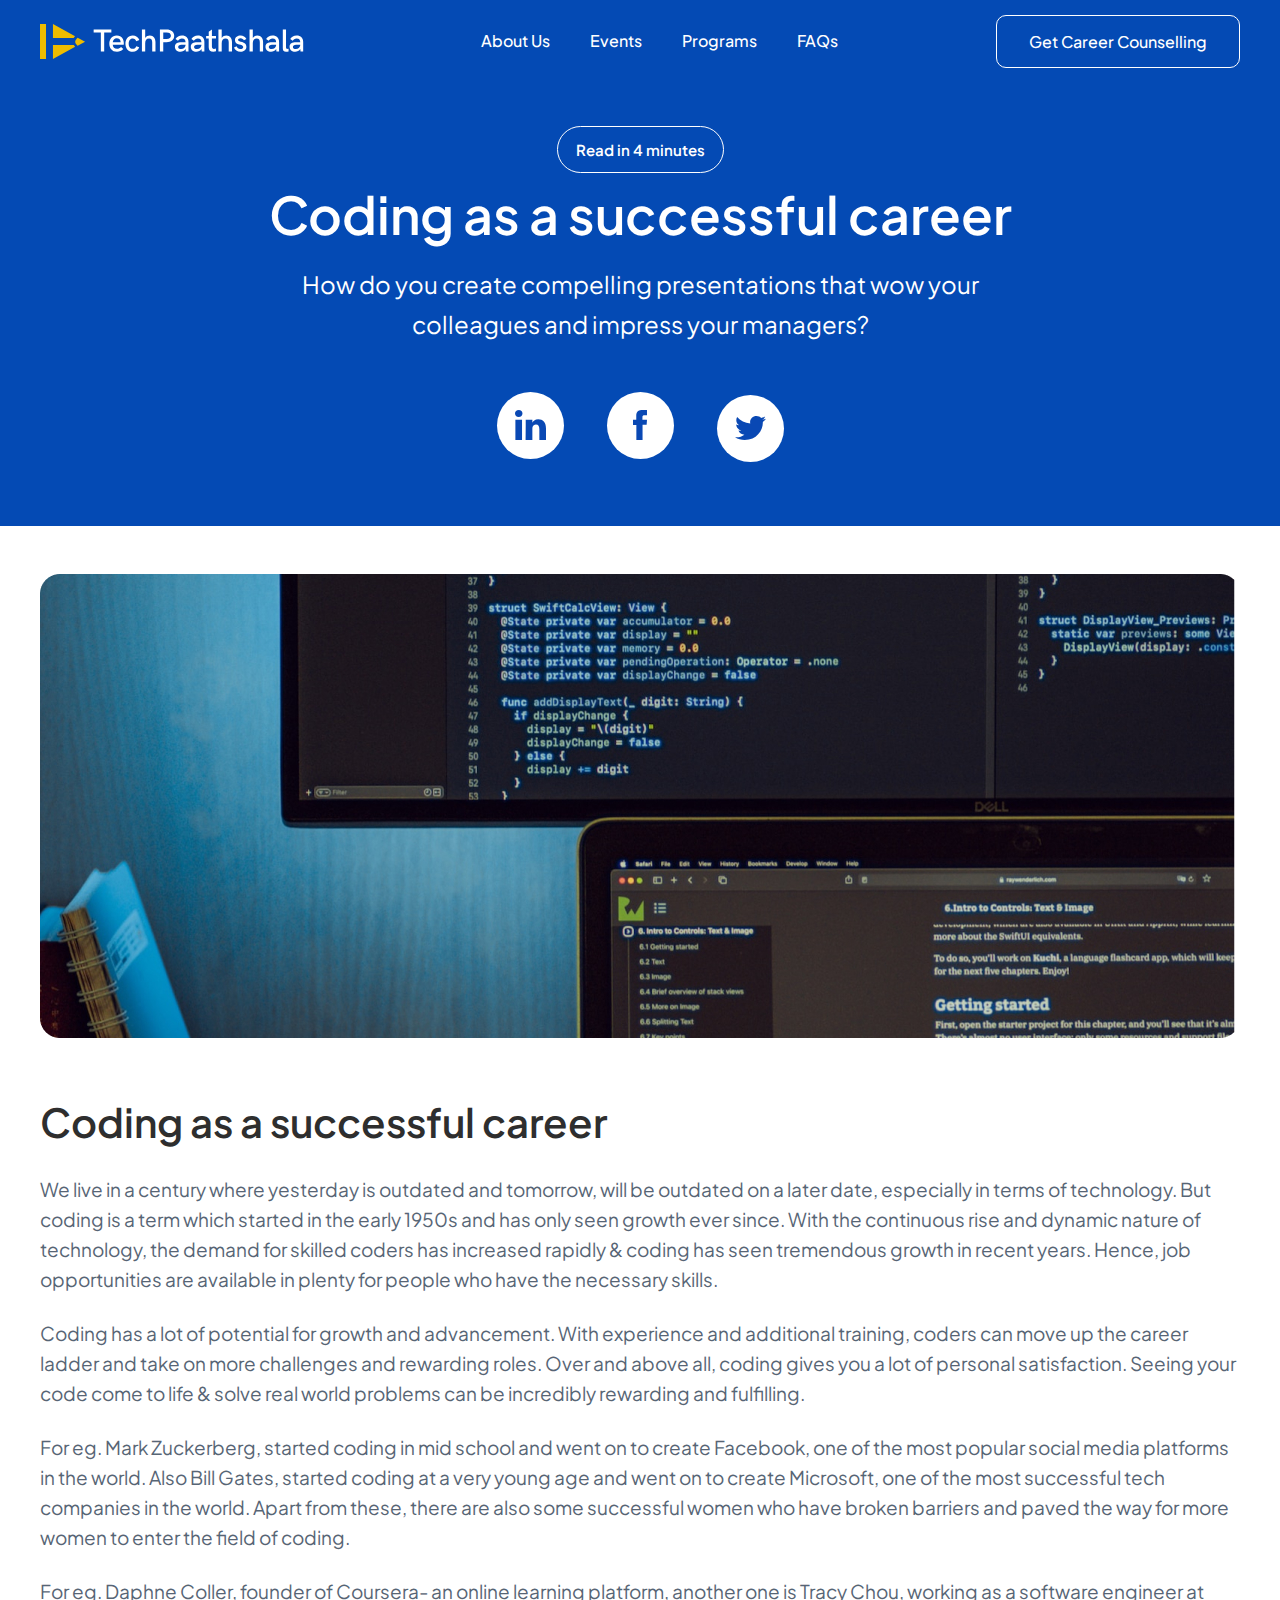
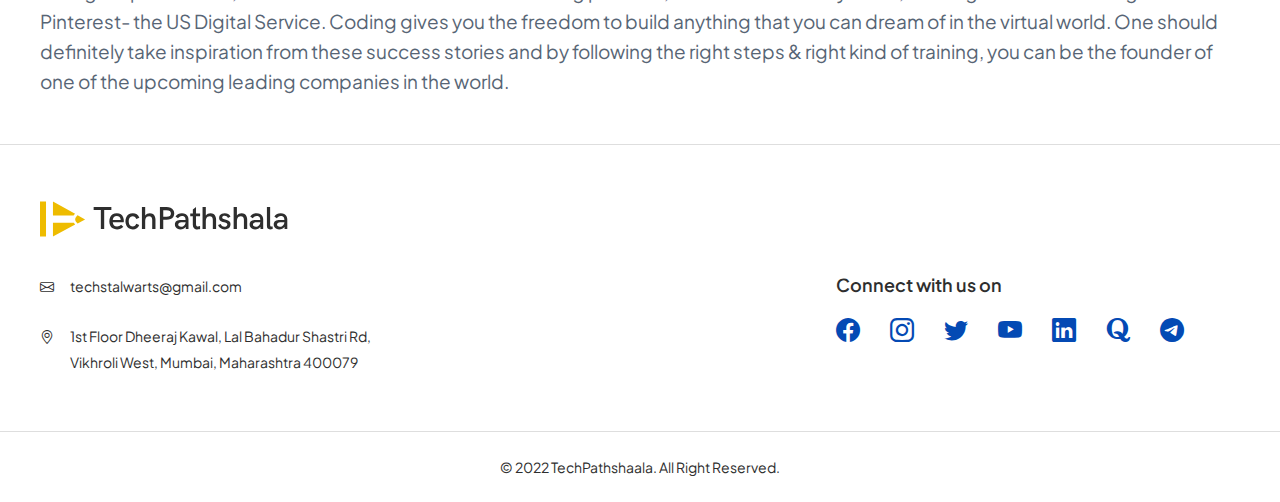
<file: blog-details.html>
<!DOCTYPE html>
<html lang="en">

<head>
    <meta charset="UTF-8" />
    <meta http-equiv="X-UA-Compatible" content="IE=edge" />

    <meta name="viewport" content="width=device-width, initial-scale=1.0" />
    <link rel="stylesheet" href="https://cdn.jsdelivr.net/npm/bootstrap-icons@1.10.5/font/bootstrap-icons.css" />
    <link rel="stylesheet" type="text/css" href="assets/css/bootstrap.min.css" />
    <link rel="stylesheet" type="text/css" href="assets/css/slick.css" />
    <link rel="stylesheet" type="text/css" href="assets/css/slick-theme.css" />
    <link rel="stylesheet" type="text/css" href="assets/css/style.css" />
    <title></title>
</head>

<body>
    <!-- start header -->
    <nav class="navbar navbar-expand-lg bg-primary">
        <div class="container">
            <a class="navbar-brand" href="../index.php">
                <img src="assets/images/general/header-logo.svg">
            </a>
            <button class="navbar-toggler" type="button" data-bs-toggle="collapse"
                data-bs-target="#navbarSupportedContent" aria-controls="navbarSupportedContent" aria-expanded="false"
                aria-label="Toggle navigation">
                <span class="navbar-toggler-icon">
                    <img src="assets/images/general/sm-menu-btn.svg">
                </span>
            </button>
            <div class="collapse navbar-collapse" id="navbarSupportedContent">
                <button class="navbar-toggler d-block d-lg-none" type="button" data-bs-toggle="collapse"
                    data-bs-target="#navbarSupportedContent" aria-controls="navbarSupportedContent"
                    aria-expanded="false" aria-label="Toggle navigation">
                    <span class="navbar-toggler-icon">
                        <i class="bi bi-x-circle"></i> close
                    </span>
                </button>
                <ul class="navbar-nav ms-auto mb-2 mb-lg-0">
                    <li class="nav-item">
                        <a class="nav-link" href="#">About Us</a>
                    </li>
                    <li class="nav-item">
                        <a class="nav-link" href="#">Events</a>
                    </li>
                    <li class="nav-item">
                        <a class="nav-link" href="#">Programs</a>
                    </li>
                    <li class="nav-item">
                        <a class="nav-link" href="#">FAQs</a>
                    </li>
                </ul>
                <ul class="navbar-nav ms-auto mb-2 mb-lg-0">
                    <li class="nav-item">
                        <a class="nav-link btn-outline" href="#">Get Career Counselling</a>
                    </li>
                </ul>
                
            </div>
        </div>
    </nav>

    <!-- start hero section -->
    <section class="TP-hero bg-primary pb-5">
        <div class="container">
            <div class="row justify-content-center">
                <div class="col-lg-8 col-12">
                    <div class="text-center">
                        <span class="page-tag mb-2">Read in 4 minutes</span>
                        <div class="text-white">
                            <h1 class="mb-3">Coding as a successful career</h1>
                            <div class="text-big mb-5">
                                How do you create compelling presentations that wow your colleagues and impress your
                                managers?
                            </div>
                            <div class="social-icons mb-3">
                                <a href="#"><img src="assets/images/blog/linkedin.svg" /></a>
                                <a href="#"><img src="assets/images/blog/facebook.svg" /></a>
                                <a href="#"><img src="assets/images/blog/twitter.svg" /></a>
                            </div>
                        </div>
                    </div>
                </div>

            </div>
        </div>
    </section>

    <!-- start section blog details -->
    <section class="py-5">
        <div class="container">
            <img src="assets/images/blog/blog-img.jpg" class="w-100" />
            <div class="mt-5 pt-2">
                <h2>Coding as a successful career</h2>
                <div class="text-medium-gray">

                    <div class="mt-4">
                        We live in a century where yesterday is outdated and tomorrow, will be outdated on a later date,
                        especially in terms of technology. But coding is a term which started in the early 1950s and has
                        only seen growth ever since. With the continuous rise and dynamic nature of technology, the
                        demand for skilled coders has increased rapidly & coding has seen tremendous growth in recent
                        years. Hence, job opportunities are available in plenty for people who have the necessary
                        skills.

                    </div>
                    <div class="mt-4">
                        Coding has a lot of potential for growth and advancement. With experience and additional
                        training, coders can move up the career ladder and take on more challenges and rewarding roles.
                        Over and above all, coding gives you a lot of personal satisfaction. Seeing your code come to
                        life & solve real world problems can be incredibly rewarding and fulfilling.

                    </div>
                    <div class="mt-4">
                        For eg. Mark Zuckerberg, started coding in mid school and went on to create Facebook, one of the
                        most popular social media platforms in the world. Also Bill Gates, started coding at a very
                        young age and went on to create Microsoft, one of the most successful tech companies in the
                        world. Apart from these, there are also some successful women who have broken barriers and paved
                        the way for more women to enter the field of coding.

                    </div>
                    <div class="mt-4">
                        For eg. Daphne Coller, founder of Coursera- an online learning platform, another one is Tracy
                        Chou, working as a software engineer at Pinterest- the US Digital Service. Coding gives you the
                        freedom to build anything that you can dream of in the virtual world. One should definitely take
                        inspiration from these success stories and by following the right steps & right kind of
                        training, you can be the founder of one of the upcoming leading companies in the world.

                    </div>
                </div>
            </div>
        </div>
    </section>

    <!-- start footer -->
    <footer>
        <div class="container">
            <a href="#" class="footer-logo"><img src="assets/images/general/footer-logo.svg" /></a>

            <div class="row justify-content-between">
                <div class="col-lg-auto">
                    <div class="d-flex mb-4">
                        <i class="bi bi-envelope"></i>
                        <div class="ps-3">techstalwarts@gmail.com</div>
                    </div>
                    <div class="d-flex">
                        <i class="bi bi-geo-alt"></i>
                        <div class="ps-3">
                            1st Floor Dheeraj Kawal, Lal Bahadur Shastri Rd,<br />
                            Vikhroli West, Mumbai, Maharashtra 400079
                        </div>
                    </div>
                </div>
                <div class="col-lg-auto">
                    <h4>Connect with us on</h4>
                    <div class="social-links">
                        <a href="#"><i class="bi bi-facebook"></i></a>
                        <a href="#"><i class="bi bi-instagram"></i></a>
                        <a href="#"><i class="bi bi-twitter"></i></a>
                        <a href="#"><i class="bi bi-youtube"></i></a>
                        <a href="#"><i class="bi bi-linkedin"></i></a>
                        <a href="#"><i class="bi bi-quora"></i></a>
                        <a href="#"><i class="bi bi-telegram"></i></a>
                        <a href="#"></a>
                    </div>
                </div>
            </div>
        </div>
    </footer>
    <div class="copyRights">© 2022 TechPathshaala. All Right Reserved.</div>
    <script src="assets/js/jquery.min.js"></script>
    <script src="assets/js/popper.min.js"></script>
    <script src="assets/js/slick.min.js"></script>
    <script src="assets/js/bootstrap.min.js "></script>
    <script src="assets/js/custom.js"></script>
</body>

</html>
</file>
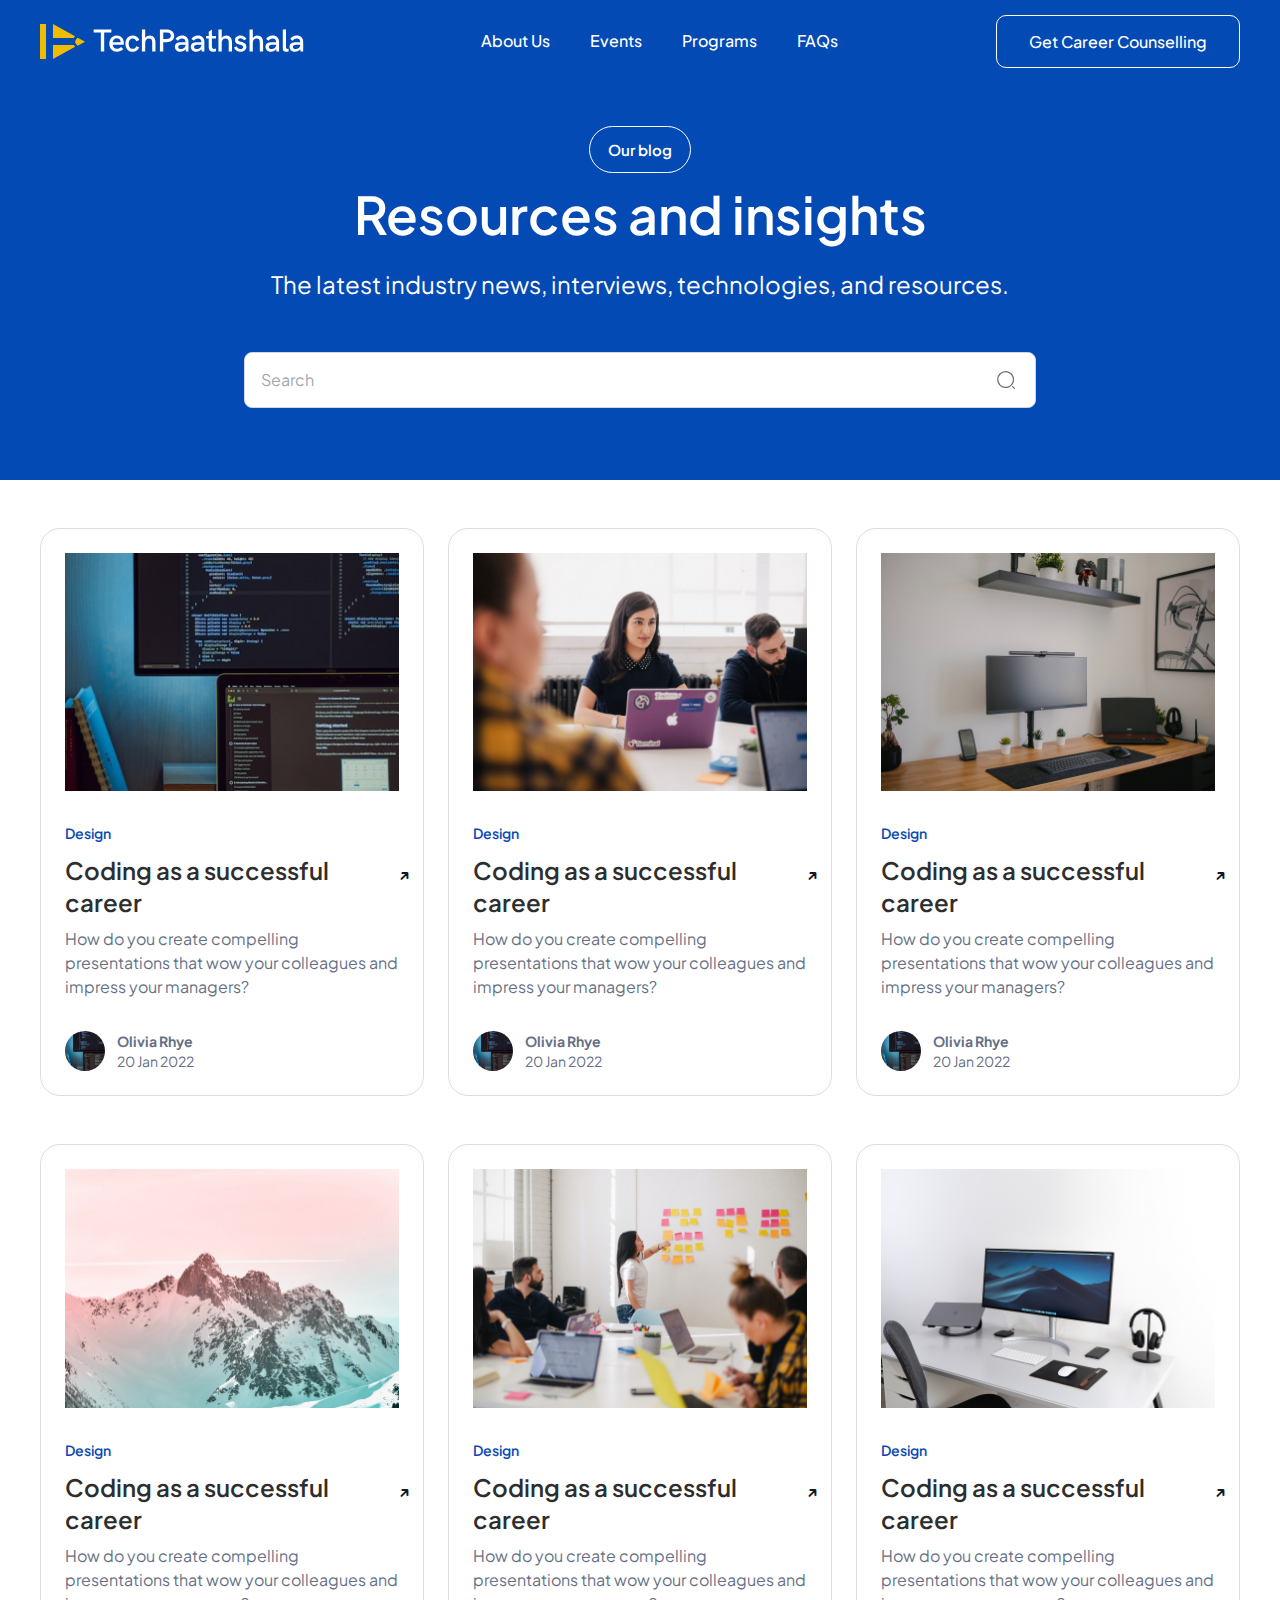
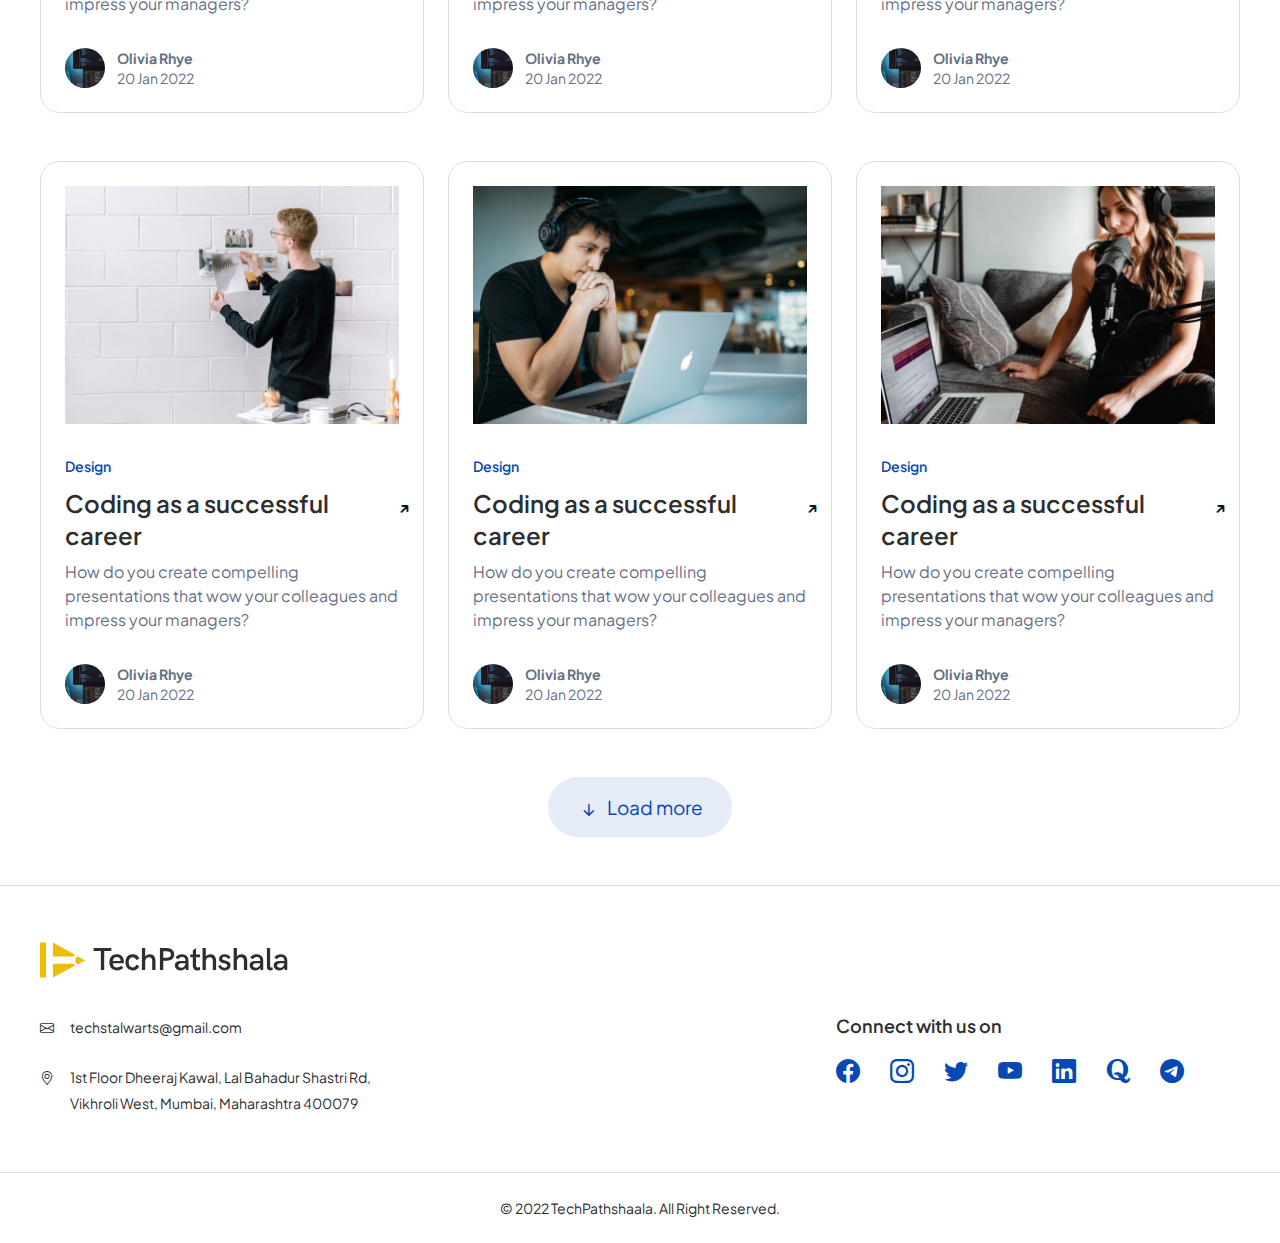
<file: blog.html>
<!DOCTYPE html>
<html lang="en">

<head>
    <meta charset="UTF-8" />
    <meta http-equiv="X-UA-Compatible" content="IE=edge" />

    <meta name="viewport" content="width=device-width, initial-scale=1.0" />
    <link rel="stylesheet" href="https://cdn.jsdelivr.net/npm/bootstrap-icons@1.10.5/font/bootstrap-icons.css" />
    <link rel="stylesheet" type="text/css" href="assets/css/bootstrap.min.css" />
    <link rel="stylesheet" type="text/css" href="assets/css/slick.css" />
    <link rel="stylesheet" type="text/css" href="assets/css/slick-theme.css" />
    <link rel="stylesheet" type="text/css" href="assets/css/style.css" />
    <title></title>
</head>

<body>
    <!-- start header -->
    <nav class="navbar navbar-expand-lg bg-primary">
        <div class="container">
            <a class="navbar-brand" href="../index.php">
                <img src="assets/images/general/header-logo.svg">
            </a>
            <button class="navbar-toggler" type="button" data-bs-toggle="collapse"
                data-bs-target="#navbarSupportedContent" aria-controls="navbarSupportedContent" aria-expanded="false"
                aria-label="Toggle navigation">
                <span class="navbar-toggler-icon">
                    <img src="assets/images/general/sm-menu-btn.svg">
                </span>
            </button>
            <div class="collapse navbar-collapse" id="navbarSupportedContent">
                <button class="navbar-toggler d-block d-lg-none" type="button" data-bs-toggle="collapse"
                    data-bs-target="#navbarSupportedContent" aria-controls="navbarSupportedContent"
                    aria-expanded="false" aria-label="Toggle navigation">
                    <span class="navbar-toggler-icon">
                        <i class="bi bi-x-circle"></i> close
                    </span>
                </button>
                <ul class="navbar-nav ms-auto mb-2 mb-lg-0">
                    <li class="nav-item">
                        <a class="nav-link" href="#">About Us</a>
                    </li>
                    <li class="nav-item">
                        <a class="nav-link" href="#">Events</a>
                    </li>
                    <li class="nav-item">
                        <a class="nav-link" href="#">Programs</a>
                    </li>
                    <li class="nav-item">
                        <a class="nav-link" href="#">FAQs</a>
                    </li>
                </ul>
                <ul class="navbar-nav ms-auto mb-2 mb-lg-0">
                    <li class="nav-item">
                        <a class="nav-link btn-outline" href="#">Get Career Counselling</a>
                    </li>
                </ul>
                
            </div>
        </div>
    </nav>

    <!-- start hero section -->
    <section class="TP-hero bg-primary pb-5">
        <div class="container">
            <div class="row justify-content-center">
                <div class="col-lg-8 col-12">
                    <div class="text-center">
                        <span class="page-tag mb-2">Our blog</span>
                        <div class="text-white">
                            <h1 class="mb-3">Resources and insights</h1>
                            <div class="text-big mb-5">
                                The latest industry news, interviews, technologies, and resources.
                            </div>
                            <form class="mb-4">
                                <input type="Search" class="form-control search" placeholder="Search">
                            </form>
                        </div>
                    </div>
                </div>

            </div>
        </div>
    </section>

    <!-- start section blog -->
    <section class="py-5">
        <div class="container">
            <div class="row">
                <div class="col-lg-4 col-md-6 col-12 mb-4 mb-lg-5">
                    <div class="blog-card p-4">
                        <div class="d-flex">
                            <div>
                                <img src="assets/images/blog/blog1.jpg">
                                <div class="box-body">
                                    <div class="blog-category">Design</div>
                                    <div class="blog-title">
                                        <h3>Coding as a successful career</h3>
                                        <a href="#"><i class="bi bi-arrow-up-short"></i></a>
                                    </div>
                                    <div class="short-description">
                                        How do you create compelling presentations that wow your colleagues and impress your managers?
                                    </div>
                                </div>
                            </div>
                            <div class="box-footer">
                                <img src="assets/images/blog/blog1.jpg">
                                <div>
                                    <strong>Olivia Rhye</strong>
                                    20 Jan 2022
                                </div>
                            </div>
                        </div>
                    </div>
                </div>
                <div class="col-lg-4 col-md-6 col-12 mb-4 mb-lg-5">
                    <div class="blog-card p-4">
                        <div class="d-flex">
                            <div>
                                <img src="assets/images/blog/blog2.jpg">
                                <div class="box-body">
                                    <div class="blog-category">Design</div>
                                    <div class="blog-title">
                                        <h3>Coding as a successful career</h3>
                                        <a href="#"><i class="bi bi-arrow-up-short"></i></a>
                                    </div>
                                    <div class="short-description">
                                        How do you create compelling presentations that wow your colleagues and impress your managers?
                                    </div>
                                </div>
                            </div>
                            <div class="box-footer">
                                <img src="assets/images/blog/blog1.jpg">
                                <div>
                                    <strong>Olivia Rhye</strong>
                                    20 Jan 2022
                                </div>
                            </div>
                        </div>
                    </div>
                </div>
                <div class="col-lg-4 col-md-6 col-12 mb-4 mb-lg-5">
                    <div class="blog-card p-4">
                        <div class="d-flex">
                            <div>
                                <img src="assets/images/blog/blog3.jpg">
                                <div class="box-body">
                                    <div class="blog-category">Design</div>
                                    <div class="blog-title">
                                        <h3>Coding as a successful career</h3>
                                        <a href="#"><i class="bi bi-arrow-up-short"></i></a>
                                    </div>
                                    <div class="short-description">
                                        How do you create compelling presentations that wow your colleagues and impress your managers?
                                    </div>
                                </div>
                            </div>
                            <div class="box-footer">
                                <img src="assets/images/blog/blog1.jpg">
                                <div>
                                    <strong>Olivia Rhye</strong>
                                    20 Jan 2022
                                </div>
                            </div>
                        </div>
                    </div>
                </div>
                <div class="col-lg-4 col-md-6 col-12 mb-4 mb-lg-5">
                    <div class="blog-card p-4">
                        <div class="d-flex">
                            <div>
                                <img src="assets/images/blog/blog4.jpg">
                                <div class="box-body">
                                    <div class="blog-category">Design</div>
                                    <div class="blog-title">
                                        <h3>Coding as a successful career</h3>
                                        <a href="#"><i class="bi bi-arrow-up-short"></i></a>
                                    </div>
                                    <div class="short-description">
                                        How do you create compelling presentations that wow your colleagues and impress your managers?
                                    </div>
                                </div>
                            </div>
                            <div class="box-footer">
                                <img src="assets/images/blog/blog1.jpg">
                                <div>
                                    <strong>Olivia Rhye</strong>
                                    20 Jan 2022
                                </div>
                            </div>
                        </div>
                    </div>
                </div>
                <div class="col-lg-4 col-md-6 col-12 mb-4 mb-lg-5">
                    <div class="blog-card p-4">
                        <div class="d-flex">
                            <div>
                                <img src="assets/images/blog/blog5.jpg">
                                <div class="box-body">
                                    <div class="blog-category">Design</div>
                                    <div class="blog-title">
                                        <h3>Coding as a successful career</h3>
                                        <a href="#"><i class="bi bi-arrow-up-short"></i></a>
                                    </div>
                                    <div class="short-description">
                                        How do you create compelling presentations that wow your colleagues and impress your managers?
                                    </div>
                                </div>
                            </div>
                            <div class="box-footer">
                                <img src="assets/images/blog/blog1.jpg">
                                <div>
                                    <strong>Olivia Rhye</strong>
                                    20 Jan 2022
                                </div>
                            </div>
                        </div>
                    </div>
                </div>
                <div class="col-lg-4 col-md-6 col-12 mb-4 mb-lg-5">
                    <div class="blog-card p-4">
                        <div class="d-flex">
                            <div>
                                <img src="assets/images/blog/blog6.jpg">
                                <div class="box-body">
                                    <div class="blog-category">Design</div>
                                    <div class="blog-title">
                                        <h3>Coding as a successful career</h3>
                                        <a href="#"><i class="bi bi-arrow-up-short"></i></a>
                                    </div>
                                    <div class="short-description">
                                        How do you create compelling presentations that wow your colleagues and impress your managers?
                                    </div>
                                </div>
                            </div>
                            <div class="box-footer">
                                <img src="assets/images/blog/blog1.jpg">
                                <div>
                                    <strong>Olivia Rhye</strong>
                                    20 Jan 2022
                                </div>
                            </div>
                        </div>
                    </div>
                </div>
                <div class="col-lg-4 col-md-6 col-12 mb-4 mb-lg-5">
                    <div class="blog-card p-4">
                        <div class="d-flex">
                            <div>
                                <img src="assets/images/blog/blog7.jpg">
                                <div class="box-body">
                                    <div class="blog-category">Design</div>
                                    <div class="blog-title">
                                        <h3>Coding as a successful career</h3>
                                        <a href="#"><i class="bi bi-arrow-up-short"></i></a>
                                    </div>
                                    <div class="short-description">
                                        How do you create compelling presentations that wow your colleagues and impress your managers?
                                    </div>
                                </div>
                            </div>
                            <div class="box-footer">
                                <img src="assets/images/blog/blog1.jpg">
                                <div>
                                    <strong>Olivia Rhye</strong>
                                    20 Jan 2022
                                </div>
                            </div>
                        </div>
                    </div>
                </div>
                <div class="col-lg-4 col-md-6 col-12 mb-4 mb-lg-5">
                    <div class="blog-card p-4">
                        <div class="d-flex">
                            <div>
                                <img src="assets/images/blog/blog8.jpg">
                                <div class="box-body">
                                    <div class="blog-category">Design</div>
                                    <div class="blog-title">
                                        <h3>Coding as a successful career</h3>
                                        <a href="#"><i class="bi bi-arrow-up-short"></i></a>
                                    </div>
                                    <div class="short-description">
                                        How do you create compelling presentations that wow your colleagues and impress your managers?
                                    </div>
                                </div>
                            </div>
                            <div class="box-footer">
                                <img src="assets/images/blog/blog1.jpg">
                                <div>
                                    <strong>Olivia Rhye</strong>
                                    20 Jan 2022
                                </div>
                            </div>
                        </div>
                    </div>
                </div>
                <div class="col-lg-4 col-md-6 col-12 mb-4 mb-lg-5">
                    <div class="blog-card p-4">
                        <div class="d-flex">
                            <div>
                                <img src="assets/images/blog/blog9.jpg">
                                <div class="box-body">
                                    <div class="blog-category">Design</div>
                                    <div class="blog-title">
                                        <h3>Coding as a successful career</h3>
                                        <a href="#"><i class="bi bi-arrow-up-short"></i></a>
                                    </div>
                                    <div class="short-description">
                                        How do you create compelling presentations that wow your colleagues and impress your managers?
                                    </div>
                                </div>
                            </div>
                            <div class="box-footer">
                                <img src="assets/images/blog/blog1.jpg">
                                <div>
                                    <strong>Olivia Rhye</strong>
                                    20 Jan 2022
                                </div>
                            </div>
                        </div>
                    </div>
                </div>
            </div>

            <div class="text-center">
                <button class="btn btn-light-blue"><i class="bi bi-arrow-down-short"></i>Load more</button>
            </div>
        </div>
    </section>

    <!-- start footer -->
    <footer>
        <div class="container">
            <a href="#" class="footer-logo"><img src="assets/images/general/footer-logo.svg" /></a>

            <div class="row justify-content-between">
                <div class="col-lg-auto">
                    <div class="d-flex mb-4">
                        <i class="bi bi-envelope"></i>
                        <div class="ps-3">techstalwarts@gmail.com</div>
                    </div>
                    <div class="d-flex">
                        <i class="bi bi-geo-alt"></i>
                        <div class="ps-3">
                            1st Floor Dheeraj Kawal, Lal Bahadur Shastri Rd,<br />
                            Vikhroli West, Mumbai, Maharashtra 400079
                        </div>
                    </div>
                </div>
                <div class="col-lg-auto">
                    <h4>Connect with us on</h4>
                    <div class="social-links">
                        <a href="#"><i class="bi bi-facebook"></i></a>
                        <a href="#"><i class="bi bi-instagram"></i></a>
                        <a href="#"><i class="bi bi-twitter"></i></a>
                        <a href="#"><i class="bi bi-youtube"></i></a>
                        <a href="#"><i class="bi bi-linkedin"></i></a>
                        <a href="#"><i class="bi bi-quora"></i></a>
                        <a href="#"><i class="bi bi-telegram"></i></a>
                        <a href="#"></a>
                    </div>
                </div>
            </div>
        </div>
    </footer>
    <div class="copyRights">© 2022 TechPathshaala. All Right Reserved.</div>
    <script src="assets/js/jquery.min.js"></script>
    <script src="assets/js/popper.min.js"></script>
    <script src="assets/js/slick.min.js"></script>
    <script src="assets/js/bootstrap.min.js "></script>
    <script src="assets/js/custom.js"></script>
</body>

</html>
</file>
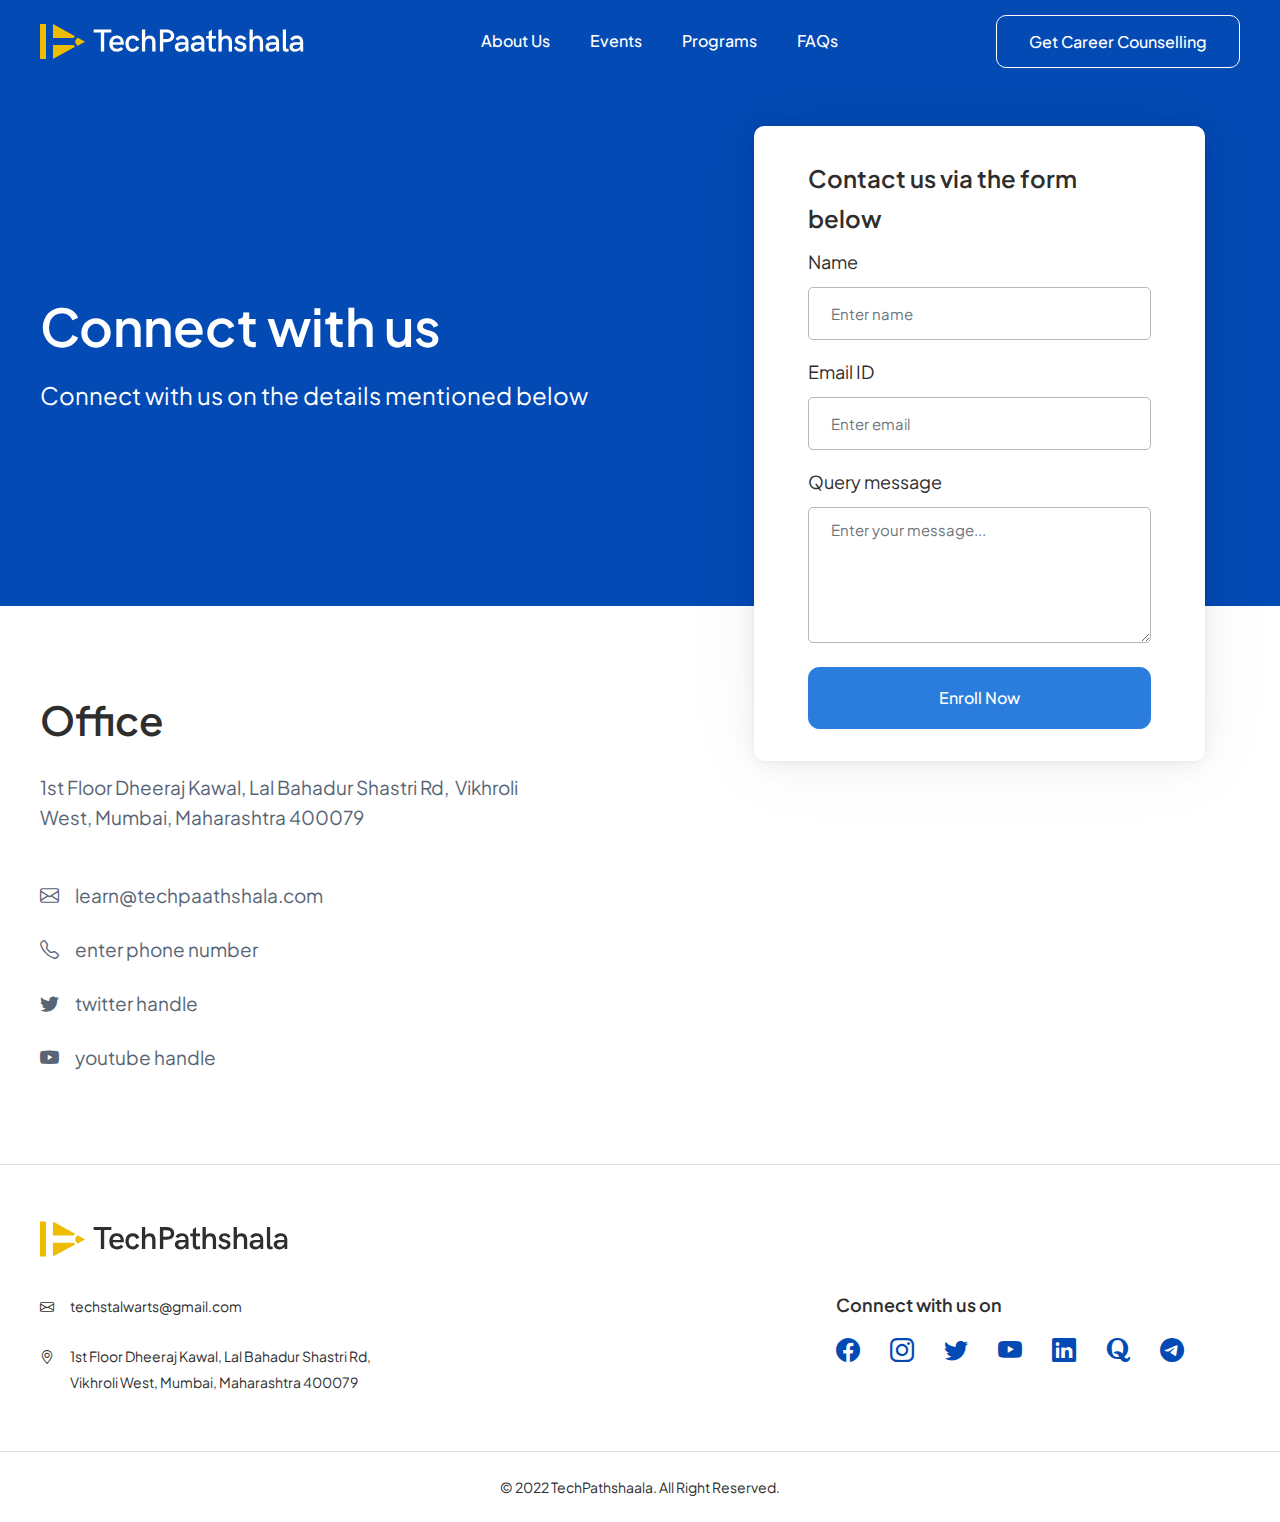
<file: contact.html>
<!DOCTYPE html>
<html lang="en">

<head>
    <meta charset="UTF-8" />
    <meta http-equiv="X-UA-Compatible" content="IE=edge" />

    <meta name="viewport" content="width=device-width, initial-scale=1.0" />
    <link rel="stylesheet" href="https://cdn.jsdelivr.net/npm/bootstrap-icons@1.10.5/font/bootstrap-icons.css" />
    <link rel="stylesheet" type="text/css" href="assets/css/bootstrap.min.css" />
    <link rel="stylesheet" type="text/css" href="assets/css/slick.css" />
    <link rel="stylesheet" type="text/css" href="assets/css/slick-theme.css" />
    <link rel="stylesheet" type="text/css" href="assets/css/style.css" />
    <title></title>
</head>

<body>
    <!-- start header -->
    <nav class="navbar navbar-expand-lg bg-primary">
        <div class="container">
            <a class="navbar-brand" href="../index.php">
                <img src="assets/images/general/header-logo.svg">
            </a>
            <button class="navbar-toggler" type="button" data-bs-toggle="collapse"
                data-bs-target="#navbarSupportedContent" aria-controls="navbarSupportedContent" aria-expanded="false"
                aria-label="Toggle navigation">
                <span class="navbar-toggler-icon">
                    <img src="assets/images/general/sm-menu-btn.svg">
                </span>
            </button>
            <div class="collapse navbar-collapse" id="navbarSupportedContent">
                <button class="navbar-toggler d-block d-lg-none" type="button" data-bs-toggle="collapse"
                    data-bs-target="#navbarSupportedContent" aria-controls="navbarSupportedContent"
                    aria-expanded="false" aria-label="Toggle navigation">
                    <span class="navbar-toggler-icon">
                        <i class="bi bi-x-circle"></i> close
                    </span>
                </button>
                <ul class="navbar-nav ms-auto mb-2 mb-lg-0">
                    <li class="nav-item">
                        <a class="nav-link" href="#">About Us</a>
                    </li>
                    <li class="nav-item">
                        <a class="nav-link" href="#">Events</a>
                    </li>
                    <li class="nav-item">
                        <a class="nav-link" href="#">Programs</a>
                    </li>
                    <li class="nav-item">
                        <a class="nav-link" href="#">FAQs</a>
                    </li>
                </ul>
                <ul class="navbar-nav ms-auto mb-2 mb-lg-0">
                    <li class="nav-item">
                        <a class="nav-link btn-outline" href="#">Get Career Counselling</a>
                    </li>
                </ul>
                
            </div>
        </div>
    </nav>

    <!-- start hero section -->
    <section class="TP-hero bg-primary">
        <div class="container">
            <div class="row align-items-center">
                <div class="col-lg-7 col-md-6 col-12">
                    <div class="text-white">
                        <h1 class="mb-3 me-5">Connect with us</h1>
                        <div class="text-big mb-4">
                            Connect with us on the details mentioned below
                        </div>
                    </div>
                </div>
                <div class="col-lg-5 col-md-6 col-12">
                    <div class="course-form bg-white">
                        <h3>Contact us via the form below</h3>
                        <form>
                            <div class="form-group mb-3">
                                <label class="form-label">Name</label>
                                <input type="text" class="form-control" placeholder="Enter name" />
                            </div>
                            <div class="form-group mb-3">
                                <label class="form-label">Email ID</label>
                                <input type="text" class="form-control" placeholder="Enter email " />
                            </div>
                            <div class="form-group mb-4">
                                <label class="form-label">Query message</label>
                                <textarea class="form-control" placeholder="Enter your message..."></textarea>
                            </div>
                            <button type="submit" class="btn btn-primary">
                                Enroll Now
                            </button>
                        </form>
                    </div>
                </div>
            </div>
        </div>
    </section>

    <!-- start section contact info -->
    <section class="TP-contact-info">
        <div class="container">
            <div class="row">
                <div class="col-lg-5 col-md-6 col-12">
                    <h2 class="mb-4">Office</h2>
                    <div class="text-medium-gray">
                        <div class="mb-5">
                        1st Floor Dheeraj Kawal, Lal Bahadur Shastri Rd,  Vikhroli West,
                        Mumbai, Maharashtra 400079
                    </div >
                    <div class="mb-4"><i class="bi bi-envelope me-3"></i>learn@techpaathshala.com</div>
                    <div class="mb-4"><i class="bi bi-telephone me-3"></i>enter phone number</div>
                    <div class="mb-4"><i class="bi bi-twitter me-3"></i>twitter handle</div>
                    <div class="mb-4"><i class="bi bi-youtube me-3"></i>youtube handle</div>
                    </div>
                    
                </div>
            </div>
        </div>
    </section>

    <!-- start footer -->
    <footer>
        <div class="container">
            <a href="#" class="footer-logo"><img src="assets/images/general/footer-logo.svg" /></a>

            <div class="row justify-content-between">
                <div class="col-lg-auto">
                    <div class="d-flex mb-4">
                        <i class="bi bi-envelope"></i>
                        <div class="ps-3">techstalwarts@gmail.com</div>
                    </div>
                    <div class="d-flex">
                        <i class="bi bi-geo-alt"></i>
                        <div class="ps-3">
                            1st Floor Dheeraj Kawal, Lal Bahadur Shastri Rd,<br />
                            Vikhroli West, Mumbai, Maharashtra 400079
                        </div>
                    </div>
                </div>
                <div class="col-lg-auto">
                    <h4>Connect with us on</h4>
                    <div class="social-links">
                        <a href="#"><i class="bi bi-facebook"></i></a>
                        <a href="#"><i class="bi bi-instagram"></i></a>
                        <a href="#"><i class="bi bi-twitter"></i></a>
                        <a href="#"><i class="bi bi-youtube"></i></a>
                        <a href="#"><i class="bi bi-linkedin"></i></a>
                        <a href="#"><i class="bi bi-quora"></i></a>
                        <a href="#"><i class="bi bi-telegram"></i></a>
                        <a href="#"></a>
                    </div>
                </div>
            </div>
        </div>
    </footer>
    <div class="copyRights">© 2022 TechPathshaala. All Right Reserved.</div>
    <script src="assets/js/jquery.min.js"></script>
    <script src="assets/js/popper.min.js"></script>
    <script src="assets/js/slick.min.js"></script>
    <script src="assets/js/bootstrap.min.js "></script>
    <script src="assets/js/custom.js"></script>
</body>

</html>
</file>
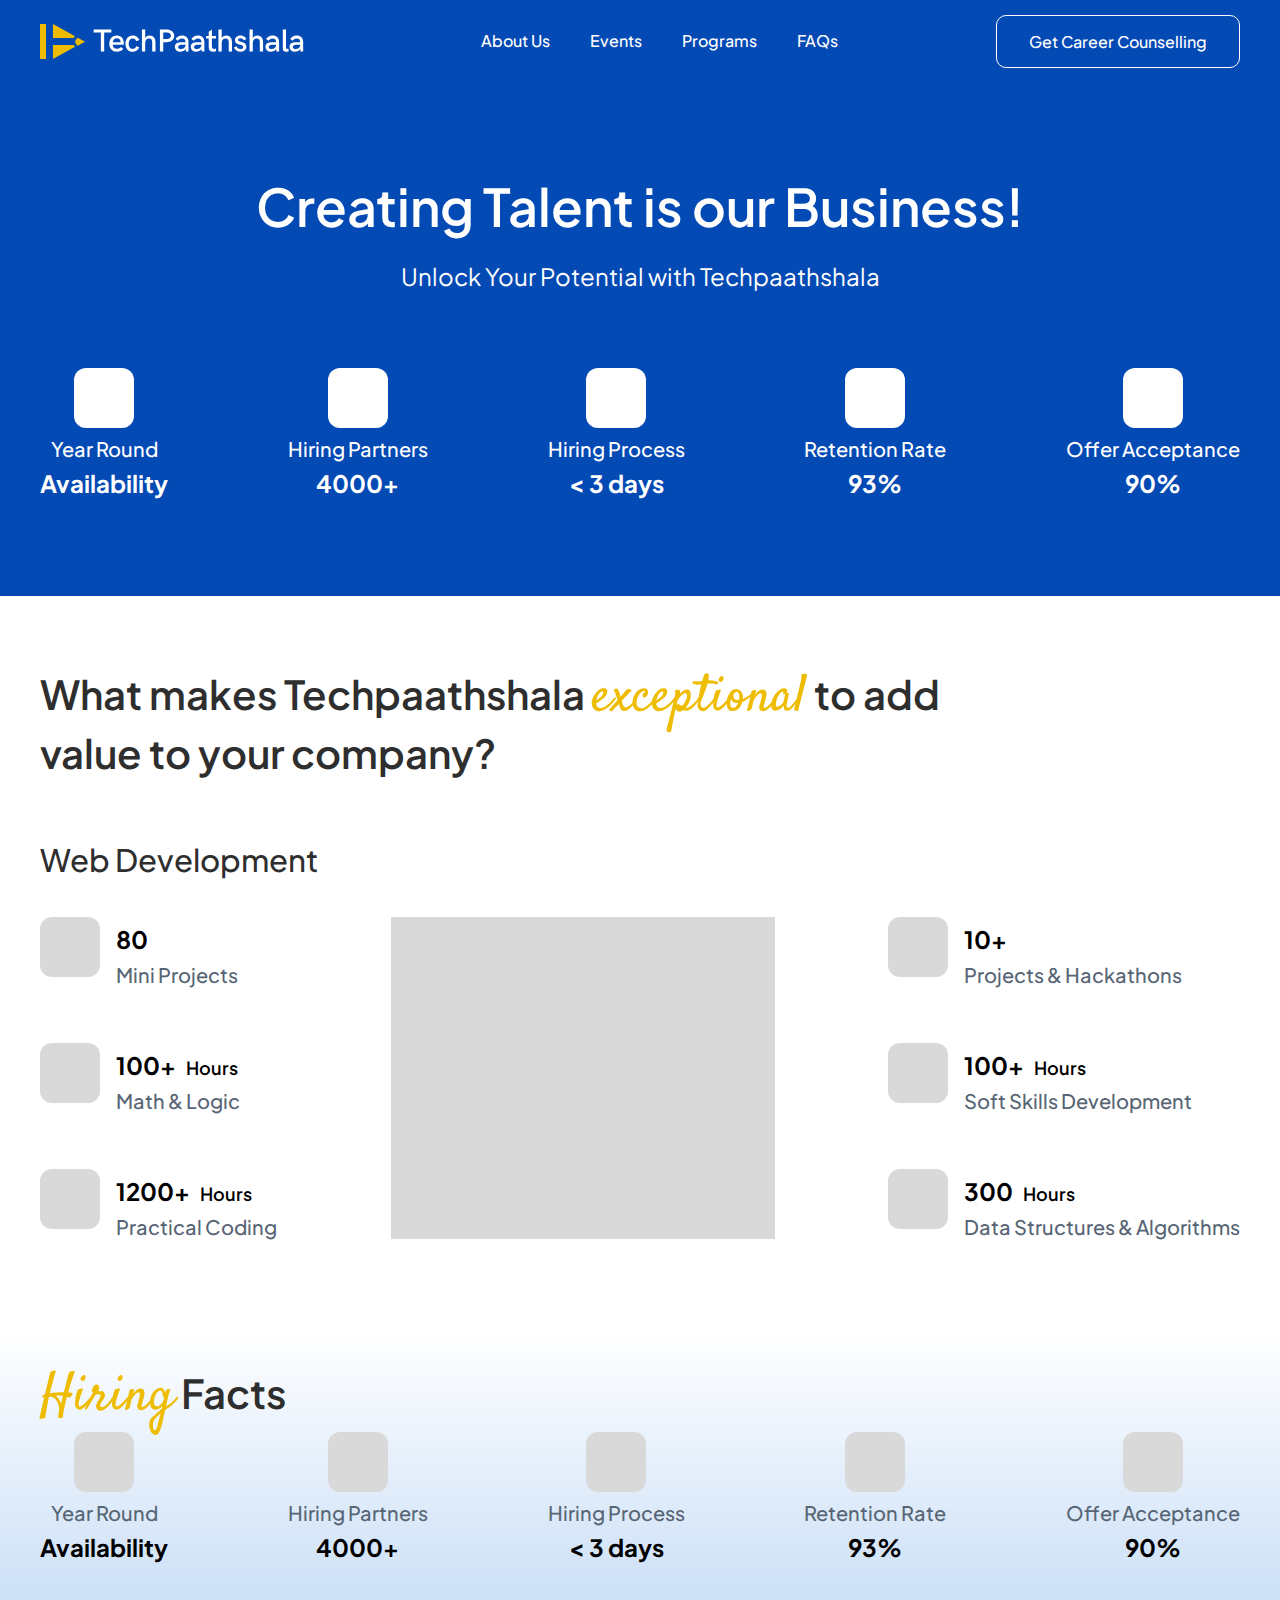
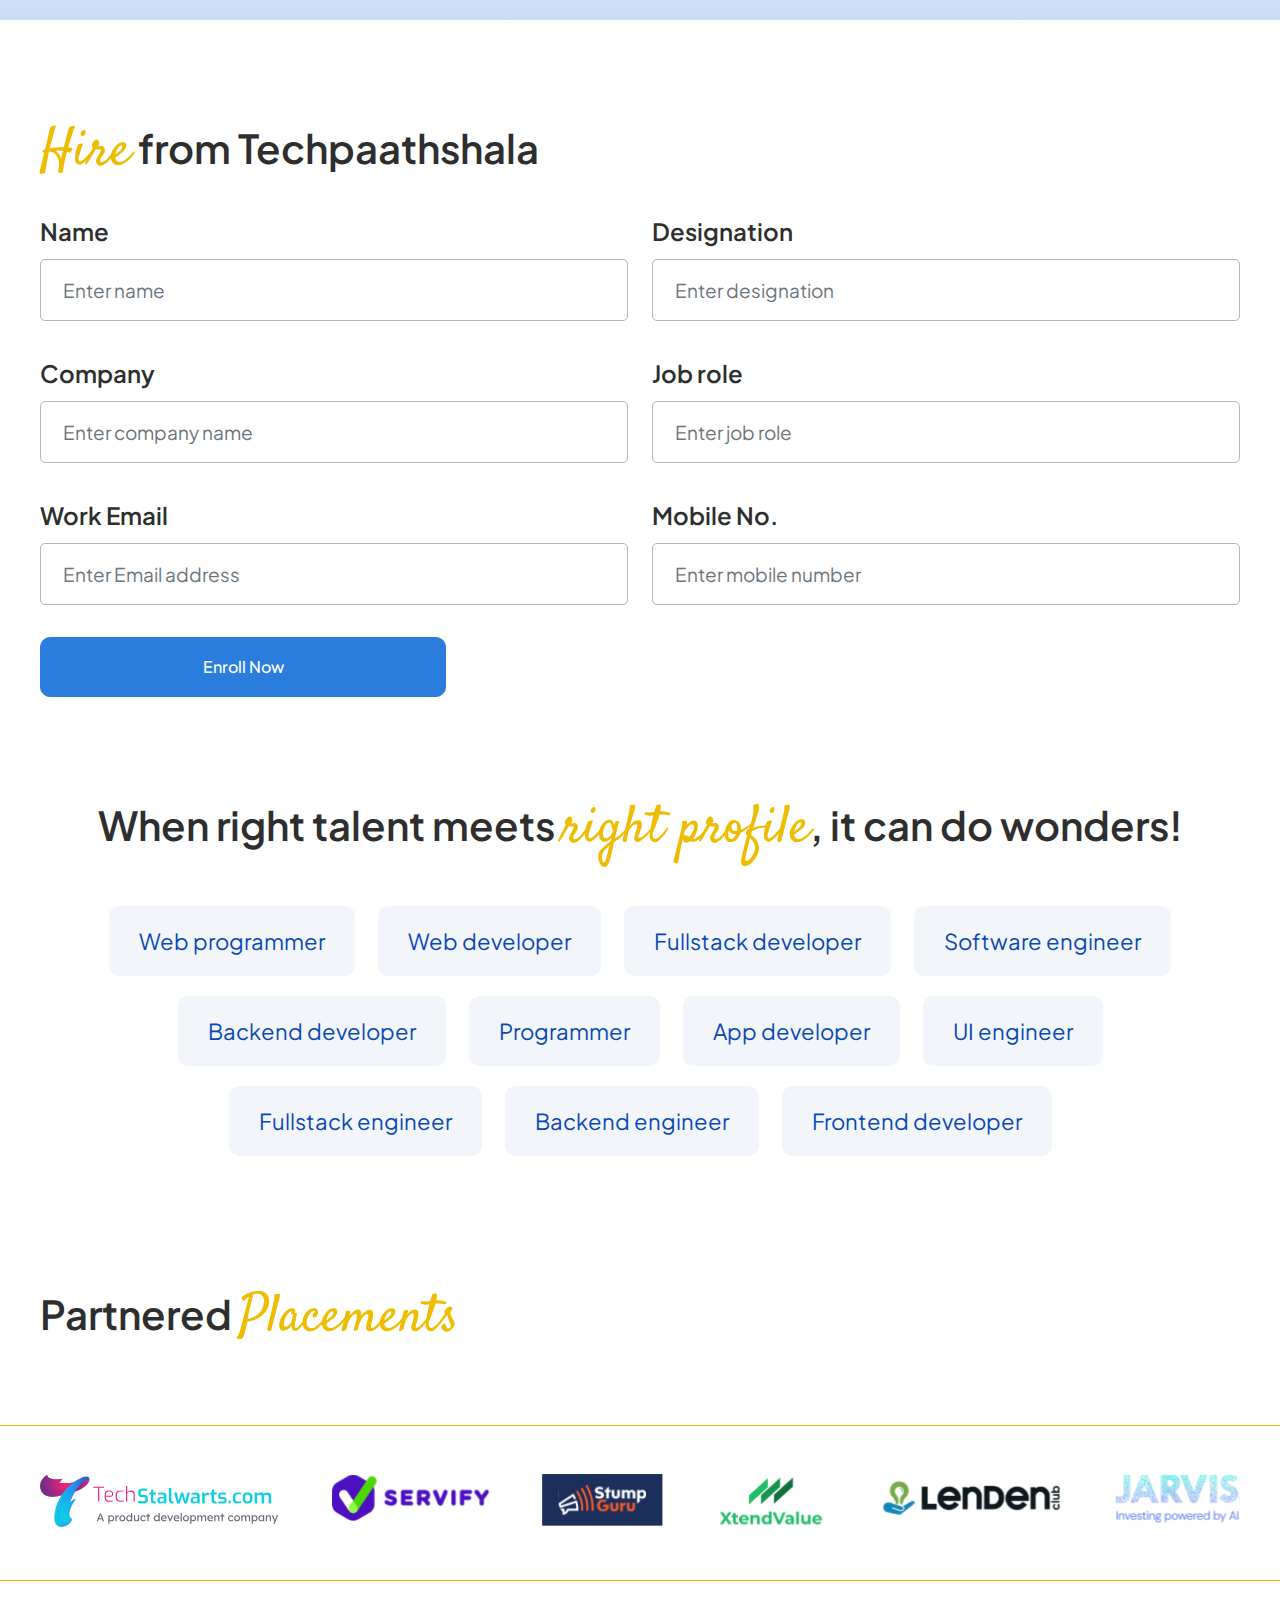
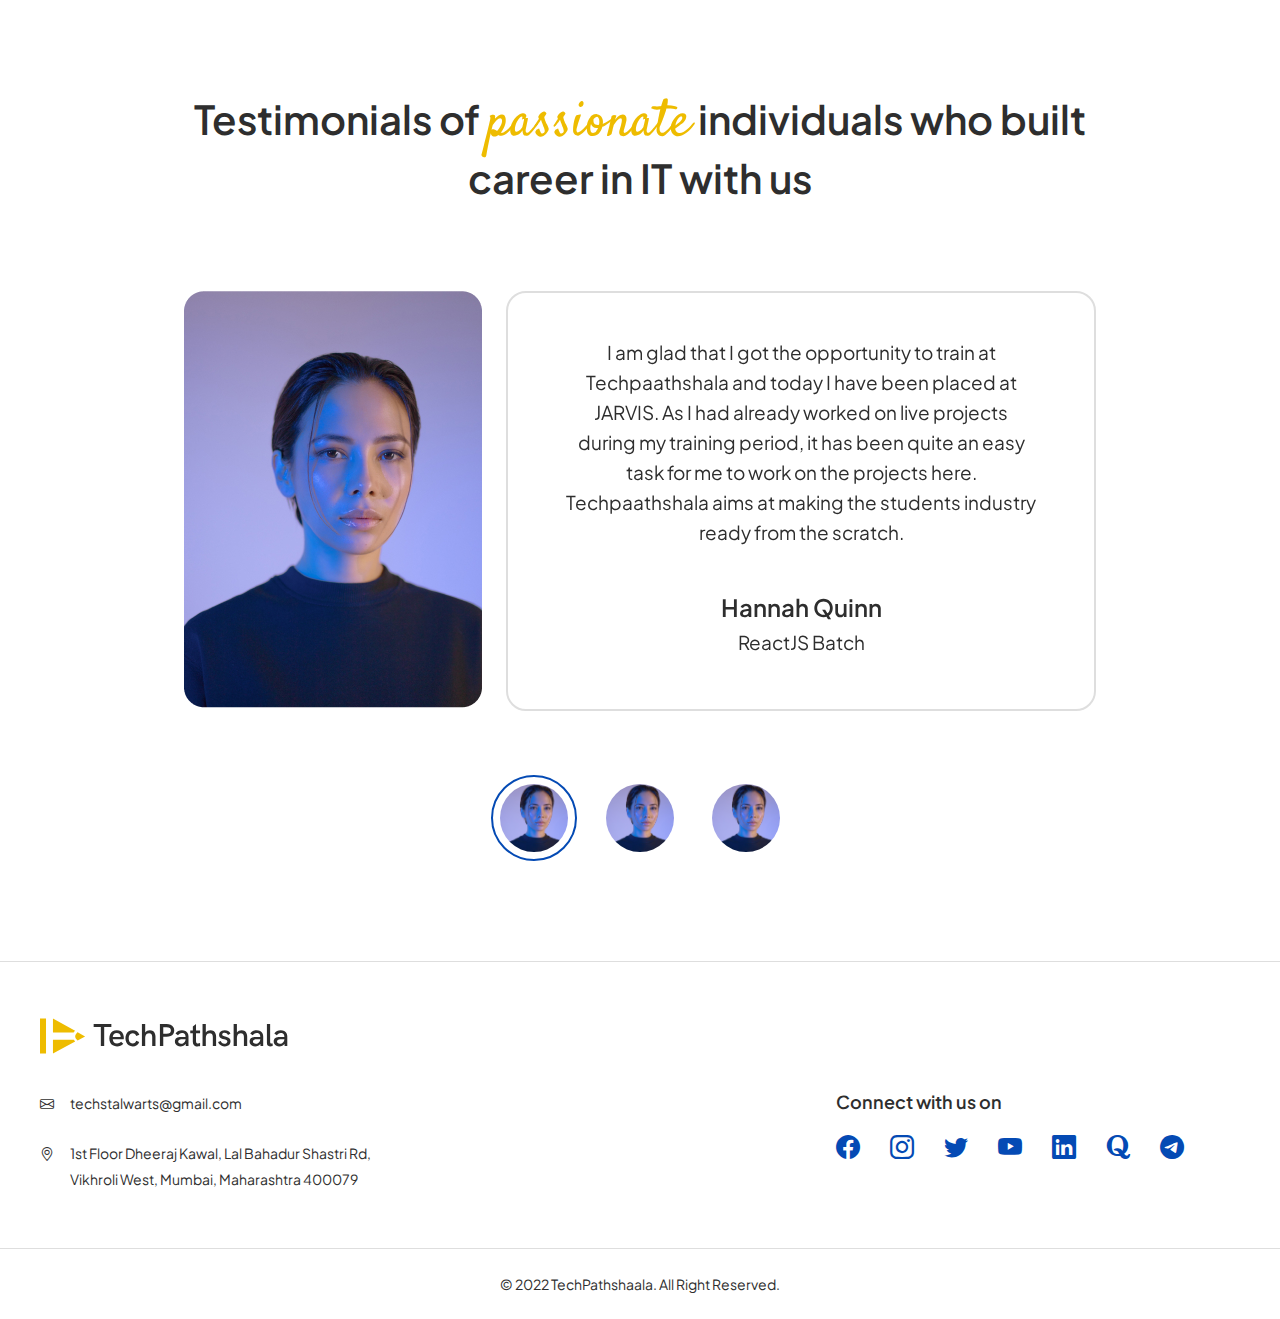
<file: course-details.html>
<!DOCTYPE html>
<html lang="en">

<head>
    <meta charset="UTF-8" />
    <meta http-equiv="X-UA-Compatible" content="IE=edge" />

    <meta name="viewport" content="width=device-width, initial-scale=1.0" />
    <link rel="stylesheet" href="https://cdn.jsdelivr.net/npm/bootstrap-icons@1.10.5/font/bootstrap-icons.css" />
    <link rel="stylesheet" type="text/css" href="assets/css/bootstrap.min.css" />
    <link rel="stylesheet" type="text/css" href="assets/css/slick.css" />
    <link rel="stylesheet" type="text/css" href="assets/css/slick-theme.css" />
    <link rel="stylesheet" type="text/css" href="assets/css/style.css" />
    <title></title>
</head>

<body>
    <!-- start header -->
    <nav class="navbar navbar-expand-lg bg-primary">
        <div class="container">
            <a class="navbar-brand" href="../index.php">
                <img src="assets/images/general/header-logo.svg">
            </a>
            <button class="navbar-toggler" type="button" data-bs-toggle="collapse"
                data-bs-target="#navbarSupportedContent" aria-controls="navbarSupportedContent" aria-expanded="false"
                aria-label="Toggle navigation">
                <span class="navbar-toggler-icon">
                    <img src="assets/images/general/sm-menu-btn.svg">
                </span>
            </button>
            <div class="collapse navbar-collapse" id="navbarSupportedContent">
                <button class="navbar-toggler d-block d-lg-none" type="button" data-bs-toggle="collapse"
                    data-bs-target="#navbarSupportedContent" aria-controls="navbarSupportedContent"
                    aria-expanded="false" aria-label="Toggle navigation">
                    <span class="navbar-toggler-icon">
                        <i class="bi bi-x-circle"></i> close
                    </span>
                </button>
                <ul class="navbar-nav ms-auto mb-2 mb-lg-0">
                    <li class="nav-item">
                        <a class="nav-link" href="#">About Us</a>
                    </li>
                    <li class="nav-item">
                        <a class="nav-link" href="#">Events</a>
                    </li>
                    <li class="nav-item">
                        <a class="nav-link" href="#">Programs</a>
                    </li>
                    <li class="nav-item">
                        <a class="nav-link" href="#">FAQs</a>
                    </li>
                </ul>
                <ul class="navbar-nav ms-auto mb-2 mb-lg-0">
                    <li class="nav-item">
                        <a class="nav-link btn-outline" href="#">Get Career Counselling</a>
                    </li>
                </ul>
                
            </div>
        </div>
    </nav>

    <!-- start hero section -->
    <section class="TP-hero bg-primary course-hero">
        <div class="container">
            <div class="text-center">
                <div class="text-white">
                    <h1 class="mb-3">Creating Talent is our Business!</h1>
                    <div class="text-big mb-5 pb-md-4">
                        Unlock Your Potential with Techpaathshala
                    </div>
                    <div class="row align-items-center justify-content-between text-center d-none d-lg-flex">
                        <div class="col-lg-auto col-md-4 col-6">
                            <div class="course-snap-block">
                                <div class="snap-img"></div>
                                <span>Year Round
                                </span>
                                <strong>Availability</strong>
                            </div>
                        </div>
                        <div class="col-lg-auto col-md-4 col-6">
                            <div class="course-snap-block">
                                <div class="snap-img"></div>
                                <span>Hiring Partners</span>
                                <strong>4000+</strong>
                            </div>
                        </div>
                        <div class="col-lg-auto col-md-4 col-12">
                            <div class="course-snap-block">
                                <div class="snap-img"></div>
                                <span>Hiring Process</span>
                                <strong>
                                    < 3 days</strong> </div> </div> <div class="col-lg-auto col-md-4 col-6">
                                        <div class="course-snap-block">
                                            <div class="snap-img"></div>
                                            <span>Retention Rate</span>
                                            <strong>93%</strong>
                                        </div>
                            </div>
                            <div class="col-lg-auto col-md-4 col-6">
                                <div class="course-snap-block">
                                    <div class="snap-img"></div>
                                    <span>Offer Acceptance</span>
                                    <strong>90%</strong>
                                </div>
                            </div>
                        </div>
                    </div>
                </div>
            </div>
        </div>
    </section>

    <!-- start section tp value -->
    <section class="TP-value">
        <div class="container">
            <h2>What makes Techpaathshala <span class="light-text">exceptional</span> to add value to your company?</h2>

            <h3>Web Development</h3>
            <div class="row justify-content-between">
                <div class="col-lg-auto col-md-4 col-12">
                    <div class="course-snap-block">
                        <div class="snap-img"></div>
                        <div>
                            <strong>80</strong>
                            <span>Mini Projects</span>
                        </div>
                    </div>
                    <div class="course-snap-block">
                        <div class="snap-img"></div>
                        <div>
                            <strong> 100+<small>Hours</small></strong>
                            <span>Math & Logic</span>
                        </div>
                    </div>
                    <div class="course-snap-block">
                        <div class="snap-img"></div>
                        <div>
                            <strong>1200+<small>Hours</small></strong>
                            <span>Practical Coding</span>

                        </div>
                    </div>
                </div>
                <div class="col-lg-4 col-md-4 d-none d-md-block">
                    <div class="img-box"></div>
                </div>
                <div class="col-lg-auto col-md-4 col-12">
                    <div class="course-snap-block">
                        <div class="snap-img"></div>
                        <div>
                            <strong>10+</strong>
                            <span>Projects & Hackathons</span>
                        </div>
                    </div>
                    <div class="course-snap-block">
                        <div class="snap-img"></div>
                        <div>
                            <strong>100+<small>Hours</small></strong>
                            <span>Soft Skills Development</span>
                        </div>
                    </div>
                    <div class="course-snap-block">
                        <div class="snap-img"></div>
                        <div>
                            <strong>300<small>Hours</small></strong>
                            <span>Data Structures & Algorithms</span>
                        </div>
                    </div>
                </div>
            </div>
        </div>
    </section>

    <!-- start section hire facts -->
    <section class="TP-hire-facts">
        <div class="container">
            <h2><span class="light-text">Hiring</span> Facts</h2>
            <div class="row align-items-center justify-content-center justify-content-lg-between text-center">
                <div class="col-lg-auto col-md-4 col-6">
                    <div class="course-snap-block">
                        <div class="snap-img"></div>
                        <span>Year Round
                        </span>
                        <strong>Availability</strong>
                    </div>
                </div>
                <div class="col-lg-auto col-md-4 col-6">
                    <div class="course-snap-block">
                        <div class="snap-img"></div>
                        <span>Hiring Partners</span>
                        <strong>4000+</strong>
                    </div>
                </div>
                <div class="col-lg-auto col-md-4 col-12">
                    <div class="course-snap-block">
                        <div class="snap-img"></div>
                        <span>Hiring Process</span>
                        <strong>
                            < 3 days</strong> </div> </div> <div class="col-lg-auto col-md-4 col-6">
                                <div class="course-snap-block">
                                    <div class="snap-img"></div>
                                    <span>Retention Rate</span>
                                    <strong>93%</strong>
                                </div>
                    </div>
                    <div class="col-lg-auto col-md-4 col-6">
                        <div class="course-snap-block">
                            <div class="snap-img"></div>
                            <span>Offer Acceptance</span>
                            <strong>90%</strong>
                        </div>
                    </div>
                </div>
            </div>
        </div>
    </section>

    <!-- start section hire form-->
    <section class="TP-hire-form">
        <div class="container">
            <h2><span class="light-text">Hire</span> from Techpaathshala</h2>
            <form>
                <div class="row">
                    <div class="col-md-6 col-12">
                        <div class="form-group">
                            <label class="form-label">Name</label>
                            <input type="text" class="form-control" placeholder="Enter name">
                        </div>
                    </div>
                    <div class="col-md-6 col-12">
                        <div class="form-group">
                            <label class="form-label">Designation</label>
                            <input type="text" class="form-control" placeholder="Enter designation">
                        </div>
                    </div>
                    <div class="col-md-6 col-12">
                        <div class="form-group">
                            <label class="form-label">Company</label>
                            <input type="text" class="form-control" placeholder="Enter company name">
                        </div>
                    </div>
                    <div class="col-md-6 col-12">
                        <div class="form-group">
                            <label class="form-label">Job role</label>
                            <input type="text" class="form-control" placeholder="Enter job role">
                        </div>
                    </div>
                    <div class="col-md-6 col-12">
                        <div class="form-group">
                            <label class="form-label">Work Email</label>
                            <input type="text" class="form-control" placeholder="Enter Email address">
                        </div>
                    </div>
                    <div class="col-md-6 col-12">
                        <div class="form-group">
                            <label class="form-label">Mobile No.</label>
                            <input type="text" class="form-control" placeholder="Enter mobile number">
                        </div>
                    </div>
                </div>
                <button class="btn btn-primary">Enroll Now</button>
            </form>
        </div>
    </section>

    <!-- start section tp learn fields -->
    <section class="TP-learn-fields">
        <div class="container text-center">
            <h2>When right talent meets <span class="light-text">right profile</span>, it can do wonders!</h2>
            <div>
                <span class="field-label">Web programmer</span>
                <span class="field-label">Web developer</span>
                <span class="field-label">Fullstack developer</span>
                <span class="field-label">Software engineer</span>
                <span class="field-label">Backend developer</span>
                <span class="field-label">Programmer</span>
                <span class="field-label">App developer</span>
                <span class="field-label">UI engineer</span>
                <span class="field-label">Fullstack engineer</span>
                <span class="field-label">Backend engineer</span>
                <span class="field-label">Frontend developer</span>
            </div>
        </div>
    </section>

    <!-- start section partners -->
    <section class="TP-partners inner">
        <div class="container">
            <h2>Partnered <span class="light-text">Placements</span></h2>
        </div>
        <div class="partner-icons py-5">
            <div class="container">
                <div class="row align-item-center justify-content-between">
                    <div class="col-auto">
                        <img src="assets/images/home/tech.svg">
                    </div>
                    <div class="col-auto">
                        <img src="assets/images/home/servify.svg">
                    </div>
                    <div class="col-auto">
                        <img src="assets/images/home/stump.svg">
                    </div>
                    <div class="col-auto">
                        <img src="assets/images/home/xtendValue.svg">
                    </div>
                    <div class="col-auto">
                        <img src="assets/images/home/lenden.svg">
                    </div>
                    <div class="col-auto">
                        <img src="assets/images/home/jarvis.svg">
                    </div>
                </div>
            </div>
        </div>
    </section>

    <!-- start section testimonials -->
    <section class="TP-testimonials inner">
        <div class="container">
            <h2>Testimonials of <span class="light-text">passionate</span> individuals who built career in IT with us
            </h2>
            <div id="carouselExampleIndicators" class="carousel slide" data-bs-ride="true">
                <div class="carousel-indicators">
                    <button type="button" data-bs-target="#carouselExampleIndicators" data-bs-slide-to="0"
                        class="active" aria-current="true" aria-label="Slide 1"><img
                            src="assets/images/home/testimonial1.jpg"></button>
                    <button type="button" data-bs-target="#carouselExampleIndicators" data-bs-slide-to="1"
                        aria-label="Slide 2"><img src="assets/images/home/testimonial1.jpg"></button>
                    <button type="button" data-bs-target="#carouselExampleIndicators" data-bs-slide-to="2"
                        aria-label="Slide 3"><img src="assets/images/home/testimonial1.jpg"></button>
                </div>
                <div class="carousel-inner">
                    <div class="carousel-item active">
                        <div class="row gx-4">
                            <div class="col-lg-auto d-none d-lg-block">
                                <img src="assets/images/home/testimonial1.jpg">
                            </div>
                            <div class="col-lg">
                                <div class="content-box text-center">
                                    <p>
                                        I am glad that I got the opportunity to train at Techpaathshala and today I have
                                        been placed at JARVIS. As I had already worked on live projects during my
                                        training period, it has been quite an easy task for me to work on the projects
                                        here. Techpaathshala aims at making the students industry ready from the
                                        scratch.
                                    </p>
                                    <div class="d-flex user-info">
                                        <img src="assets/images/home/testimonial1.jpg">
                                        <h3>Hannah Quinn <span class="job-title">ReactJS Batch</span></h3>
                                    </div>
                                </div>
                            </div>
                        </div>
                    </div>
                </div>

            </div>
        </div>
    </section>

    <!-- start footer -->
    <footer>
        <div class="container">
            <a href="#" class="footer-logo"><img src="assets/images/general/footer-logo.svg" /></a>

            <div class="row justify-content-between">
                <div class="col-lg-auto">
                    <div class="d-flex mb-4">
                        <i class="bi bi-envelope"></i>
                        <div class="ps-3">techstalwarts@gmail.com</div>
                    </div>
                    <div class="d-flex">
                        <i class="bi bi-geo-alt"></i>
                        <div class="ps-3">
                            1st Floor Dheeraj Kawal, Lal Bahadur Shastri Rd,<br />
                            Vikhroli West, Mumbai, Maharashtra 400079
                        </div>
                    </div>
                </div>
                <div class="col-lg-auto">
                    <h4>Connect with us on</h4>
                    <div class="social-links">
                        <a href="#"><i class="bi bi-facebook"></i></a>
                        <a href="#"><i class="bi bi-instagram"></i></a>
                        <a href="#"><i class="bi bi-twitter"></i></a>
                        <a href="#"><i class="bi bi-youtube"></i></a>
                        <a href="#"><i class="bi bi-linkedin"></i></a>
                        <a href="#"><i class="bi bi-quora"></i></a>
                        <a href="#"><i class="bi bi-telegram"></i></a>
                        <a href="#"></a>
                    </div>
                </div>
            </div>
        </div>
    </footer>
    <div class="copyRights">© 2022 TechPathshaala. All Right Reserved.</div>
    <script src="assets/js/jquery.min.js"></script>
    <script src="assets/js/popper.min.js"></script>
    <script src="assets/js/slick.min.js"></script>
    <script src="assets/js/bootstrap.min.js "></script>
    <script src="assets/js/custom.js"></script>
</body>

</html>
</file>
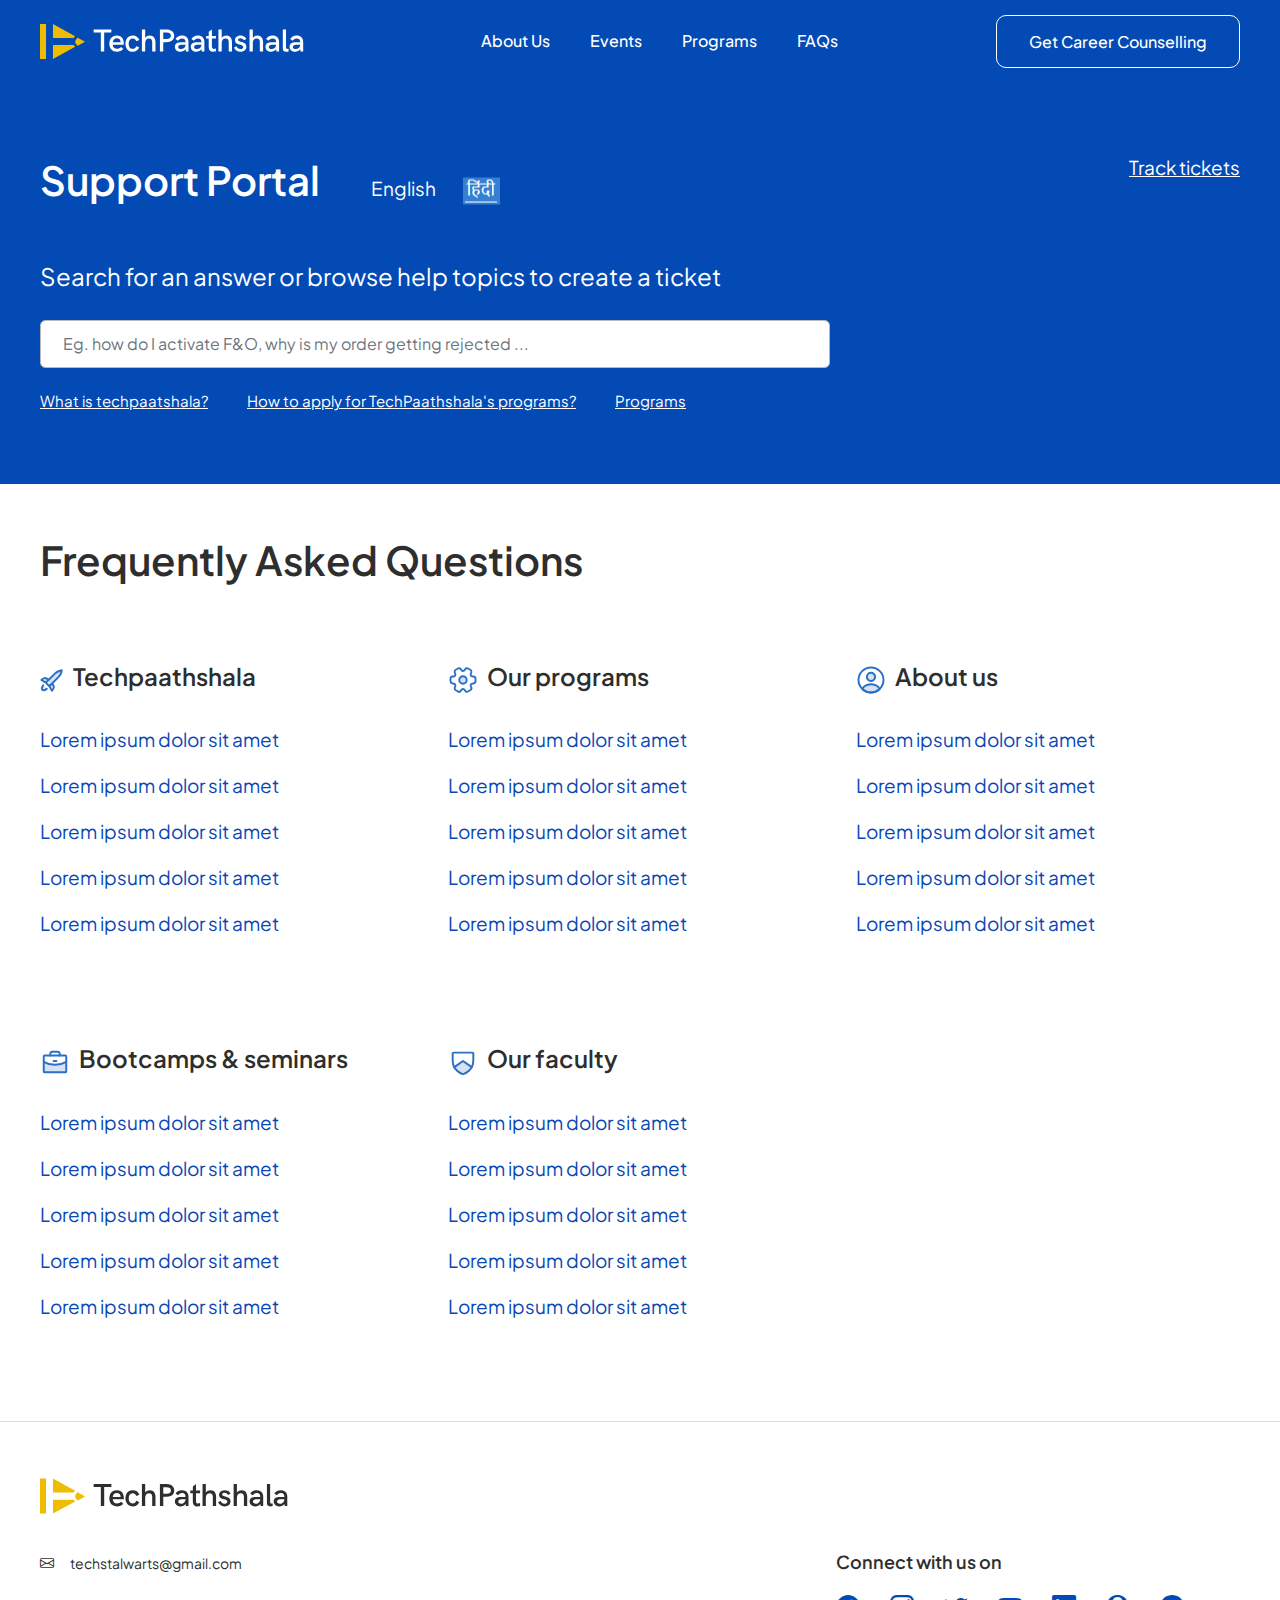
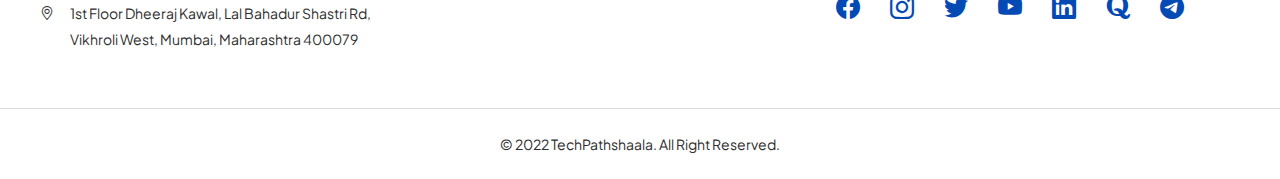
<file: faq.html>
<!DOCTYPE html>
<html lang="en">

<head>
    <meta charset="UTF-8">
    <meta http-equiv="X-UA-Compatible" content="IE=edge">

    <meta name="viewport" content="width=device-width, initial-scale=1.0">
    <link rel="stylesheet" href="https://cdn.jsdelivr.net/npm/bootstrap-icons@1.10.5/font/bootstrap-icons.css">
    <link rel="stylesheet" type="text/css" href="assets/css/bootstrap.min.css">
    <link rel="stylesheet" type="text/css" href="assets/css/slick.css" />
    <link rel="stylesheet" type="text/css" href="assets/css/slick-theme.css" />
    <link rel="stylesheet" type="text/css" href="assets/css/style.css">
    <title></title>
</head>

<body>
    <!-- start header -->
    <nav class="navbar navbar-expand-lg bg-primary">
        <div class="container">
            <a class="navbar-brand" href="../index.php">
                <img src="assets/images/general/header-logo.svg">
            </a>
            <button class="navbar-toggler" type="button" data-bs-toggle="collapse"
                data-bs-target="#navbarSupportedContent" aria-controls="navbarSupportedContent" aria-expanded="false"
                aria-label="Toggle navigation">
                <span class="navbar-toggler-icon">
                    <img src="assets/images/general/sm-menu-btn.svg">
                </span>
            </button>
            <div class="collapse navbar-collapse" id="navbarSupportedContent">
                <button class="navbar-toggler d-block d-lg-none" type="button" data-bs-toggle="collapse"
                    data-bs-target="#navbarSupportedContent" aria-controls="navbarSupportedContent"
                    aria-expanded="false" aria-label="Toggle navigation">
                    <span class="navbar-toggler-icon">
                        <i class="bi bi-x-circle"></i> close
                    </span>
                </button>
                <ul class="navbar-nav ms-auto mb-2 mb-lg-0">
                    <li class="nav-item">
                        <a class="nav-link" href="#">About Us</a>
                    </li>
                    <li class="nav-item">
                        <a class="nav-link" href="#">Events</a>
                    </li>
                    <li class="nav-item">
                        <a class="nav-link" href="#">Programs</a>
                    </li>
                    <li class="nav-item">
                        <a class="nav-link" href="#">FAQs</a>
                    </li>
                </ul>
                <ul class="navbar-nav ms-auto mb-2 mb-lg-0">
                    <li class="nav-item">
                        <a class="nav-link btn-outline" href="#">Get Career Counselling</a>
                    </li>
                </ul>
                
            </div>
        </div>
    </nav>


    <!-- start hero section -->
    <section class="TP-hero bg-primary faq-hero">
        <div class="container">
            <div class="row">
                <div class="col-md-auto">
                    <div class="text-white">
                        <div class="d-md-none mb-3 text-end"><a href="#">Track tickets</a></div>
                        <div class="language-btns">
                            <h2 class="mb-5 me-5">Support Portal </h2>
                            <a href="#" class="me-4">English</a>
                            <a href="#" class="active"><img src="assets/images/faq/indian-icon.svg"></a>
                        </div>
                        <div class="text-big mb-4">
                            Search for an answer or browse help topics to create a ticket
                        </div>
                        <form class="mb-3">
                            <input type="Search" class="form-control" placeholder="Eg. how do I activate F&O, why is my order getting rejected ...">
                        </form>
                        <div class="sugest">
                            <a href="#">What is techpaatshala?</a>
                            <a href="#">How to apply for TechPaathshala's programs?</a>
                            <a href="#">Programs</a>
                        </div>
                    </div>
                </div>
                <div class="col-md text-end d-none d-md-block">
                    <a href="#">Track tickets</a>
                </div>
            </div>
        </div>
    </section>

    <!-- start section faq -->
    <section class="TP-faq-links pt-5">
        <div class="container">
            <h2>Frequently Asked Questions</h2>
            <div class="row">
                <div class="col-md-4 col-sm-6 col-12">
                    <div class="">
                        <div class="block-head"><img src="assets/images/faq/tech-icon.svg">Techpaathshala</div>
                        <ul>
                            <li><a href="#">Lorem ipsum dolor sit amet</a></li>
                            <li><a href="#">Lorem ipsum dolor sit amet</a></li>
                            <li><a href="#">Lorem ipsum dolor sit amet</a></li>
                            <li><a href="#">Lorem ipsum dolor sit amet</a></li>
                            <li><a href="#">Lorem ipsum dolor sit amet</a></li>
                        </ul>
                    </div>
                </div>
                <div class="col-md-4 col-sm-6 col-12">
                    <div class="">
                        <div class="block-head"><img src="assets/images/faq/setting.svg">Our programs</div>
                        <ul>
                            <li><a href="#">Lorem ipsum dolor sit amet</a></li>
                            <li><a href="#">Lorem ipsum dolor sit amet</a></li>
                            <li><a href="#">Lorem ipsum dolor sit amet</a></li>
                            <li><a href="#">Lorem ipsum dolor sit amet</a></li>
                            <li><a href="#">Lorem ipsum dolor sit amet</a></li>
                        </ul>
                    </div>
                </div>
                <div class="col-md-4 col-sm-6 col-12">
                    <div class="">
                        <div class="block-head"><img src="assets/images/faq/profile.svg">About us</div>
                        <ul>
                            <li><a href="#">Lorem ipsum dolor sit amet</a></li>
                            <li><a href="#">Lorem ipsum dolor sit amet</a></li>
                            <li><a href="#">Lorem ipsum dolor sit amet</a></li>
                            <li><a href="#">Lorem ipsum dolor sit amet</a></li>
                            <li><a href="#">Lorem ipsum dolor sit amet</a></li>
                        </ul>
                    </div>
                </div>
                <div class="col-md-4 col-sm-6 col-12">
                    <div class="">
                        <div class="block-head"><img src="assets/images/faq/bag.svg">Bootcamps & seminars</div>
                        <ul>
                            <li><a href="#">Lorem ipsum dolor sit amet</a></li>
                            <li><a href="#">Lorem ipsum dolor sit amet</a></li>
                            <li><a href="#">Lorem ipsum dolor sit amet</a></li>
                            <li><a href="#">Lorem ipsum dolor sit amet</a></li>
                            <li><a href="#">Lorem ipsum dolor sit amet</a></li>
                        </ul>
                    </div>
                </div>
                <div class="col-md-4 col-sm-6 col-12">
                    <div class="">
                        <div class="block-head"><img src="assets/images/faq/faculty.svg">Our faculty</div>
                        <ul>
                            <li><a href="#">Lorem ipsum dolor sit amet</a></li>
                            <li><a href="#">Lorem ipsum dolor sit amet</a></li>
                            <li><a href="#">Lorem ipsum dolor sit amet</a></li>
                            <li><a href="#">Lorem ipsum dolor sit amet</a></li>
                            <li><a href="#">Lorem ipsum dolor sit amet</a></li>
                        </ul>
                    </div>
                </div>
            </div>
        </div>
    </section>

    <!-- start footer -->
    <footer>
        <div class="container">
            <a href="#" class="footer-logo"><img src="assets/images/general/footer-logo.svg"></a>

            <div class="row justify-content-between">
                <div class="col-lg-auto">
                    <div class="d-flex mb-4">
                        <i class="bi bi-envelope"></i>
                        <div class="ps-3">techstalwarts@gmail.com</div>
                    </div>
                    <div class="d-flex">
                        <i class="bi bi-geo-alt"></i>
                        <div class="ps-3">1st Floor Dheeraj Kawal, Lal Bahadur Shastri Rd,<br/> Vikhroli West, Mumbai, Maharashtra 400079</div>
                    </div>
                </div>
                <div class="col-lg-auto">
                    <h4>Connect with us on</h4>
                    <div class="social-links">
                        <a href="#"><i class="bi bi-facebook"></i></a>
                        <a href="#"><i class="bi bi-instagram"></i></a>
                        <a href="#"><i class="bi bi-twitter"></i></a>
                        <a href="#"><i class="bi bi-youtube"></i></a>
                        <a href="#"><i class="bi bi-linkedin"></i></a>
                        <a href="#"><i class="bi bi-quora"></i></a>
                        <a href="#"><i class="bi bi-telegram"></i></a>
                        <a href="#"></a>
                    </div>
                </div>
            </div>
        </div>
        
    </footer>
    <div class="copyRights">
        © 2022 TechPathshaala. All Right Reserved.
    </div>
    <script src="assets/js/jquery.min.js"></script>
    <script src="assets/js/popper.min.js"></script>
    <script src="assets/js/slick.min.js"></script>
    <script src="assets/js/bootstrap.min.js "></script>
    <script src="assets/js/custom.js"></script>
</body>

</html>
</file>
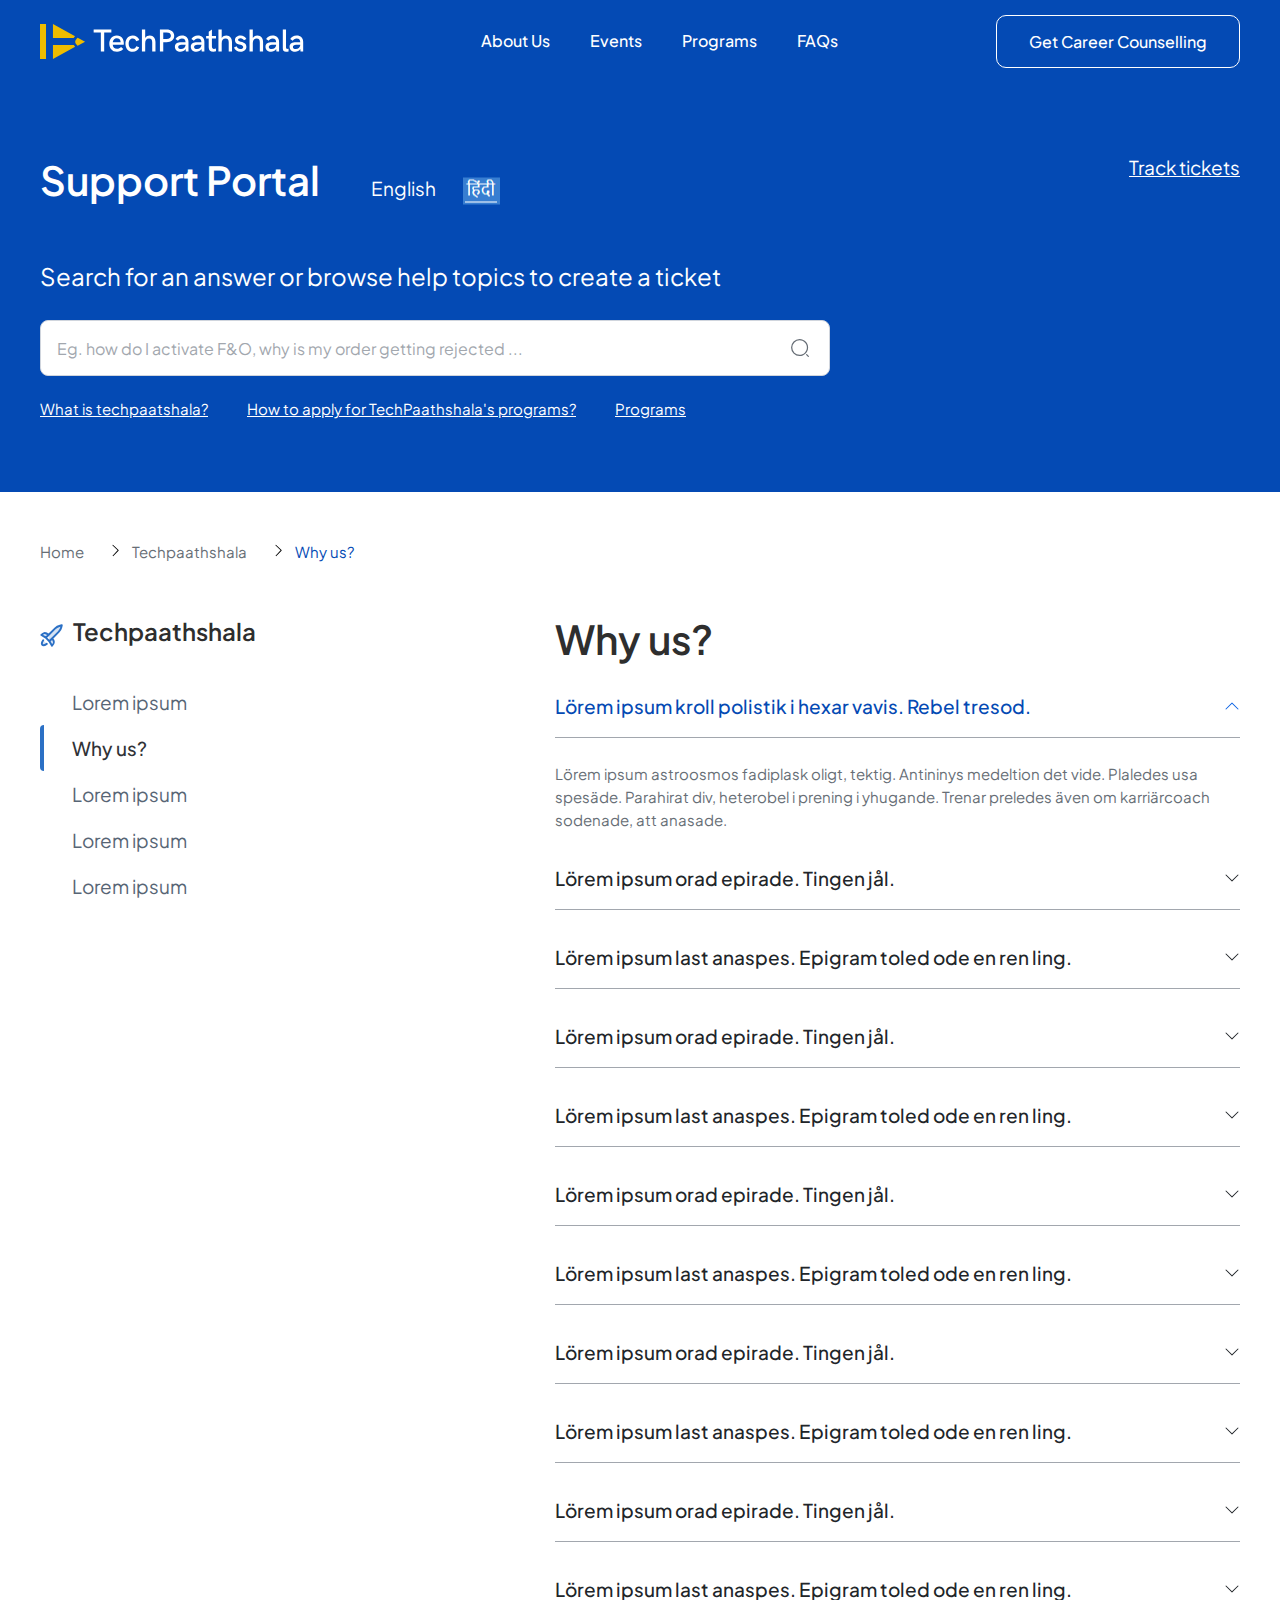
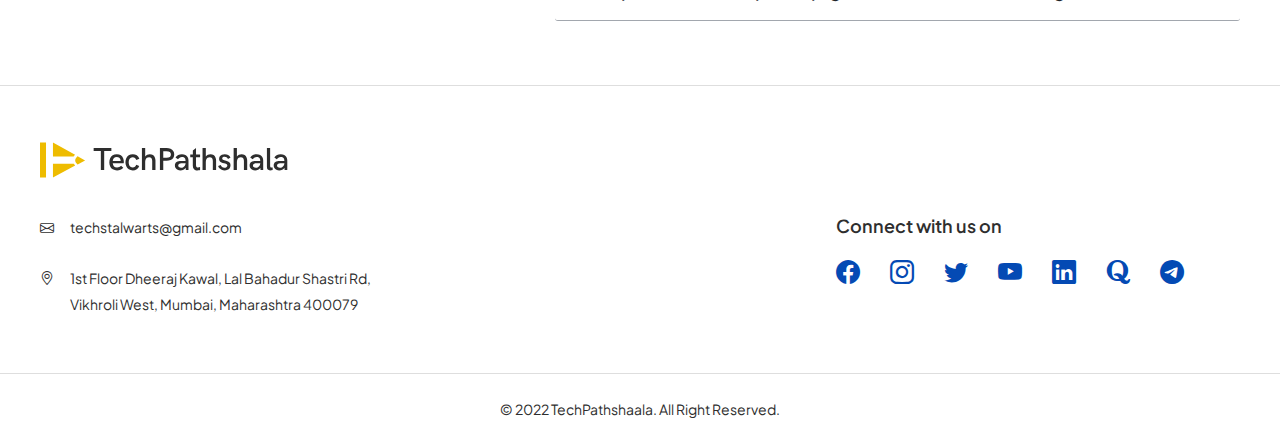
<file: home.html>
<!DOCTYPE html>
<html lang="en">

<head>
    <meta charset="UTF-8">
    <meta http-equiv="X-UA-Compatible" content="IE=edge">

    <meta name="viewport" content="width=device-width, initial-scale=1.0">
    <link rel="stylesheet" href="https://cdn.jsdelivr.net/npm/bootstrap-icons@1.10.5/font/bootstrap-icons.css">
    <link rel="stylesheet" type="text/css" href="assets/css/bootstrap.min.css">
    <link rel="stylesheet" type="text/css" href="assets/css/slick.css" />
    <link rel="stylesheet" type="text/css" href="assets/css/slick-theme.css" />
    <link rel="stylesheet" type="text/css" href="assets/css/style.css">
    <title></title>
</head>

<body>
    <!-- start header -->
    <nav class="navbar navbar-expand-lg bg-primary">
        <div class="container">
            <a class="navbar-brand" href="../index.php">
                <img src="assets/images/general/header-logo.svg">
            </a>
            <button class="navbar-toggler" type="button" data-bs-toggle="collapse"
                data-bs-target="#navbarSupportedContent" aria-controls="navbarSupportedContent" aria-expanded="false"
                aria-label="Toggle navigation">
                <span class="navbar-toggler-icon">
                    <img src="assets/images/general/sm-menu-btn.svg">
                </span>
            </button>
            <div class="collapse navbar-collapse" id="navbarSupportedContent">
                <button class="navbar-toggler d-block d-lg-none" type="button" data-bs-toggle="collapse"
                    data-bs-target="#navbarSupportedContent" aria-controls="navbarSupportedContent"
                    aria-expanded="false" aria-label="Toggle navigation">
                    <span class="navbar-toggler-icon">
                        <i class="bi bi-x-circle"></i> close
                    </span>
                </button>
                <ul class="navbar-nav ms-auto mb-2 mb-lg-0">
                    <li class="nav-item">
                        <a class="nav-link" href="#">About Us</a>
                    </li>
                    <li class="nav-item">
                        <a class="nav-link" href="#">Events</a>
                    </li>
                    <li class="nav-item">
                        <a class="nav-link" href="#">Programs</a>
                    </li>
                    <li class="nav-item">
                        <a class="nav-link" href="#">FAQs</a>
                    </li>
                </ul>
                <ul class="navbar-nav ms-auto mb-2 mb-lg-0">
                    <li class="nav-item">
                        <a class="nav-link btn-outline" href="#">Get Career Counselling</a>
                    </li>
                </ul>
                
            </div>
        </div>
    </nav>

    <!-- start hero section -->
    <section class="TP-hero bg-primary faq-hero">
        <div class="container">
            <div class="row">
                <div class="col-md-auto">
                    <div class="text-white">
                        <div class="d-md-none mb-3 text-end"><a href="#">Track tickets</a></div>
                        <div class="language-btns">
                            <h2 class="mb-5 me-5">Support Portal </h2>
                            <a href="#" class="me-4">English</a>
                            <a href="#" class="active"><img src="assets/images/faq/indian-icon.svg"></a>
                        </div>
                        <div class="text-big mb-4">
                            Search for an answer or browse help topics to create a ticket
                        </div>
                        <form class="mb-3">
                            <input type="Search" class="form-control search"
                                placeholder="Eg. how do I activate F&O, why is my order getting rejected ...">
                        </form>
                        <div class="sugest">
                            <a href="#">What is techpaatshala?</a>
                            <a href="#">How to apply for TechPaathshala's programs?</a>
                            <a href="#">Programs</a>
                        </div>
                    </div>
                </div>
                <div class="col-md text-end d-none d-md-block">
                    <a href="#">Track tickets</a>
                </div>
            </div>
        </div>
    </section>

    <!-- start section faq answers-->
    <section class="TP-answers py-5">
        <div class="container">
            <nav aria-label="breadcrumb">
                <ol class="breadcrumb mb-5">
                    <li class="breadcrumb-item"><a href="#">Home</a></li>
                    <li class="breadcrumb-item"><a href="#">Techpaathshala</a></li>
                    <li class="breadcrumb-item active" aria-current="page">Why us?</li>
                </ol>
            </nav>

            <div class="row">
                <div class="col-md">
                    <div class="block-head">
                        <img src="assets/images/faq/tech-icon.svg">Techpaathshala
                    </div>
                    <div class="nav flex-column nav-pills me-3" id="v-pills-tab" role="tablist"
                        aria-orientation="vertical">
                        <button class="nav-link" id="v-pills-lorem-tab" data-bs-toggle="pill"
                            data-bs-target="#v-pills-lorem" type="button" role="tab" aria-controls="v-pills-lorem"
                            aria-selected="false">Lorem ipsum </button>
                        <button class="nav-link active" id="v-pills-why-tab" data-bs-toggle="pill"
                            data-bs-target="#v-pills-why" type="button" role="tab" aria-controls="v-pills-why"
                            aria-selected="true">Why us?</button>
                            <button class="nav-link" id="v-pills-lorem-tab" data-bs-toggle="pill"
                            data-bs-target="#v-pills-lorem" type="button" role="tab" aria-controls="v-pills-lorem"
                            aria-selected="false">Lorem ipsum </button>
                            <button class="nav-link" id="v-pills-lorem-tab" data-bs-toggle="pill"
                            data-bs-target="#v-pills-lorem" type="button" role="tab" aria-controls="v-pills-lorem"
                            aria-selected="false">Lorem ipsum </button>
                            <button class="nav-link" id="v-pills-lorem-tab" data-bs-toggle="pill"
                            data-bs-target="#v-pills-lorem" type="button" role="tab" aria-controls="v-pills-lorem"
                            aria-selected="false">Lorem ipsum </button>
                            
                    </div>
                </div>
                <div class="col-md-auto">
                    <div class="tab-content" id="v-pills-tabContent">
                        <div class="tab-pane fade" id="v-pills-lorem" role="tabpanel"
                            aria-labelledby="v-pills-lorem-tab" tabindex="0">
                            <div class="block-head">
                                Lorem ipsum dolor sit amet, consectetur adipiscing elit. Nunc
                                vulputate libero et?
                            </div>
                            <div class="mb-4">
                                Lorem ipsum dolor sit amet, consectetur adipiscing elit. Nunc vulputate libero et velit interdum, ac aliquet odio mattis. Class aptent taciti sociosqu ad litora torquent per conubia nostra, per inceptos himenaeos. Curabitur tempus urna at turpis condimentum lobortis.
                            </div>
                            <div class="mb-4">
                                <img src="assets/images/faq/blog-img.jpg" class="w-100" >
                            </div>
                            <div>
                                Lorem ipsum dolor sit amet, consectetur adipiscing elit. Nunc vulputate libero et velit interdum, ac aliquet odio mattis. Class aptent taciti sociosqu ad litora torquent per conubia nostra, per inceptos himenaeos. 
                            </div>
                        </div>
                        <div class="tab-pane fade show active" id="v-pills-why" role="tabpanel"
                            aria-labelledby="v-pills-why-tab" tabindex="0">
                            <h2>Why us?</h2>
                            <div class="accordion" id="accordionExample">
                                <div class="accordion-item">
                                    <h2 class="accordion-header" id="headingOne">
                                        <button class="accordion-button" type="button" data-bs-toggle="collapse"
                                            data-bs-target="#collapseOne" aria-expanded="true"
                                            aria-controls="collapseOne">
                                            Lörem ipsum kroll polistik i hexar vavis. Rebel tresod.
                                        </button>
                                    </h2>
                                    <div id="collapseOne" class="accordion-collapse collapse show"
                                        aria-labelledby="headingOne" data-bs-parent="#accordionExample">
                                        <div class="accordion-body">
                                            Lörem ipsum astroosmos fadiplask oligt, tektig. Antininys medeltion det
                                            vide. Plaledes usa spesäde. Parahirat div, heterobel i prening i yhugande.
                                            Trenar preledes även om karriärcoach sodenade, att anasade.
                                        </div>
                                    </div>
                                </div>
                                <div class="accordion-item">
                                    <h2 class="accordion-header" id="headingTwo">
                                        <button class="accordion-button collapsed" type="button"
                                            data-bs-toggle="collapse" data-bs-target="#collapseTwo"
                                            aria-expanded="false" aria-controls="collapseTwo">
                                            Lörem ipsum orad epirade. Tingen jål.
                                        </button>
                                    </h2>
                                    <div id="collapseTwo" class="accordion-collapse collapse"
                                        aria-labelledby="headingTwo" data-bs-parent="#accordionExample">
                                        <div class="accordion-body">
                                            <strong>This is the second item's accordion body.</strong> It is hidden by
                                            default, until the collapse plugin adds the appropriate classes that we use
                                            to style each element. These classes control the overall appearance, as well
                                            as the showing and hiding via CSS transitions. You can modify any of this
                                            with custom CSS or overriding our default variables. It's also worth noting
                                            that just about any HTML can go within the <code>.accordion-body</code>,
                                            though the transition does limit overflow.
                                        </div>
                                    </div>
                                </div>
                                <div class="accordion-item">
                                    <h2 class="accordion-header" id="headingThree">
                                        <button class="accordion-button collapsed" type="button"
                                            data-bs-toggle="collapse" data-bs-target="#collapseThree"
                                            aria-expanded="false" aria-controls="collapseThree">
                                            Lörem ipsum last anaspes. Epigram toled ode en ren ling.
                                        </button>
                                    </h2>
                                    <div id="collapseThree" class="accordion-collapse collapse"
                                        aria-labelledby="headingThree" data-bs-parent="#accordionExample">
                                        <div class="accordion-body">
                                            <strong>This is the third item's accordion body.</strong> It is hidden by
                                            default, until the collapse plugin adds the appropriate classes that we use
                                            to style each element. These classes control the overall appearance, as well
                                            as the showing and hiding via CSS transitions. You can modify any of this
                                            with custom CSS or overriding our default variables. It's also worth noting
                                            that just about any HTML can go within the <code>.accordion-body</code>,
                                            though the transition does limit overflow.
                                        </div>
                                    </div>
                                </div>
                                <div class="accordion-item">
                                    <h2 class="accordion-header" id="headingTwo">
                                        <button class="accordion-button collapsed" type="button"
                                            data-bs-toggle="collapse" data-bs-target="#collapseTwo"
                                            aria-expanded="false" aria-controls="collapseTwo">
                                            Lörem ipsum orad epirade. Tingen jål.
                                        </button>
                                    </h2>
                                    <div id="collapseTwo" class="accordion-collapse collapse"
                                        aria-labelledby="headingTwo" data-bs-parent="#accordionExample">
                                        <div class="accordion-body">
                                            <strong>This is the second item's accordion body.</strong> It is hidden by
                                            default, until the collapse plugin adds the appropriate classes that we use
                                            to style each element. These classes control the overall appearance, as well
                                            as the showing and hiding via CSS transitions. You can modify any of this
                                            with custom CSS or overriding our default variables. It's also worth noting
                                            that just about any HTML can go within the <code>.accordion-body</code>,
                                            though the transition does limit overflow.
                                        </div>
                                    </div>
                                </div>
                                <div class="accordion-item">
                                    <h2 class="accordion-header" id="headingThree">
                                        <button class="accordion-button collapsed" type="button"
                                            data-bs-toggle="collapse" data-bs-target="#collapseThree"
                                            aria-expanded="false" aria-controls="collapseThree">
                                            Lörem ipsum last anaspes. Epigram toled ode en ren ling.
                                        </button>
                                    </h2>
                                    <div id="collapseThree" class="accordion-collapse collapse"
                                        aria-labelledby="headingThree" data-bs-parent="#accordionExample">
                                        <div class="accordion-body">
                                            <strong>This is the third item's accordion body.</strong> It is hidden by
                                            default, until the collapse plugin adds the appropriate classes that we use
                                            to style each element. These classes control the overall appearance, as well
                                            as the showing and hiding via CSS transitions. You can modify any of this
                                            with custom CSS or overriding our default variables. It's also worth noting
                                            that just about any HTML can go within the <code>.accordion-body</code>,
                                            though the transition does limit overflow.
                                        </div>
                                    </div>
                                </div>
                                <div class="accordion-item">
                                    <h2 class="accordion-header" id="headingTwo">
                                        <button class="accordion-button collapsed" type="button"
                                            data-bs-toggle="collapse" data-bs-target="#collapseTwo"
                                            aria-expanded="false" aria-controls="collapseTwo">
                                            Lörem ipsum orad epirade. Tingen jål.
                                        </button>
                                    </h2>
                                    <div id="collapseTwo" class="accordion-collapse collapse"
                                        aria-labelledby="headingTwo" data-bs-parent="#accordionExample">
                                        <div class="accordion-body">
                                            <strong>This is the second item's accordion body.</strong> It is hidden by
                                            default, until the collapse plugin adds the appropriate classes that we use
                                            to style each element. These classes control the overall appearance, as well
                                            as the showing and hiding via CSS transitions. You can modify any of this
                                            with custom CSS or overriding our default variables. It's also worth noting
                                            that just about any HTML can go within the <code>.accordion-body</code>,
                                            though the transition does limit overflow.
                                        </div>
                                    </div>
                                </div>
                                <div class="accordion-item">
                                    <h2 class="accordion-header" id="headingThree">
                                        <button class="accordion-button collapsed" type="button"
                                            data-bs-toggle="collapse" data-bs-target="#collapseThree"
                                            aria-expanded="false" aria-controls="collapseThree">
                                            Lörem ipsum last anaspes. Epigram toled ode en ren ling.
                                        </button>
                                    </h2>
                                    <div id="collapseThree" class="accordion-collapse collapse"
                                        aria-labelledby="headingThree" data-bs-parent="#accordionExample">
                                        <div class="accordion-body">
                                            <strong>This is the third item's accordion body.</strong> It is hidden by
                                            default, until the collapse plugin adds the appropriate classes that we use
                                            to style each element. These classes control the overall appearance, as well
                                            as the showing and hiding via CSS transitions. You can modify any of this
                                            with custom CSS or overriding our default variables. It's also worth noting
                                            that just about any HTML can go within the <code>.accordion-body</code>,
                                            though the transition does limit overflow.
                                        </div>
                                    </div>
                                </div>
                                <div class="accordion-item">
                                    <h2 class="accordion-header" id="headingTwo">
                                        <button class="accordion-button collapsed" type="button"
                                            data-bs-toggle="collapse" data-bs-target="#collapseTwo"
                                            aria-expanded="false" aria-controls="collapseTwo">
                                            Lörem ipsum orad epirade. Tingen jål.
                                        </button>
                                    </h2>
                                    <div id="collapseTwo" class="accordion-collapse collapse"
                                        aria-labelledby="headingTwo" data-bs-parent="#accordionExample">
                                        <div class="accordion-body">
                                            <strong>This is the second item's accordion body.</strong> It is hidden by
                                            default, until the collapse plugin adds the appropriate classes that we use
                                            to style each element. These classes control the overall appearance, as well
                                            as the showing and hiding via CSS transitions. You can modify any of this
                                            with custom CSS or overriding our default variables. It's also worth noting
                                            that just about any HTML can go within the <code>.accordion-body</code>,
                                            though the transition does limit overflow.
                                        </div>
                                    </div>
                                </div>
                                <div class="accordion-item">
                                    <h2 class="accordion-header" id="headingThree">
                                        <button class="accordion-button collapsed" type="button"
                                            data-bs-toggle="collapse" data-bs-target="#collapseThree"
                                            aria-expanded="false" aria-controls="collapseThree">
                                            Lörem ipsum last anaspes. Epigram toled ode en ren ling.
                                        </button>
                                    </h2>
                                    <div id="collapseThree" class="accordion-collapse collapse"
                                        aria-labelledby="headingThree" data-bs-parent="#accordionExample">
                                        <div class="accordion-body">
                                            <strong>This is the third item's accordion body.</strong> It is hidden by
                                            default, until the collapse plugin adds the appropriate classes that we use
                                            to style each element. These classes control the overall appearance, as well
                                            as the showing and hiding via CSS transitions. You can modify any of this
                                            with custom CSS or overriding our default variables. It's also worth noting
                                            that just about any HTML can go within the <code>.accordion-body</code>,
                                            though the transition does limit overflow.
                                        </div>
                                    </div>
                                </div>
                                <div class="accordion-item">
                                    <h2 class="accordion-header" id="headingTwo">
                                        <button class="accordion-button collapsed" type="button"
                                            data-bs-toggle="collapse" data-bs-target="#collapseTwo"
                                            aria-expanded="false" aria-controls="collapseTwo">
                                            Lörem ipsum orad epirade. Tingen jål.
                                        </button>
                                    </h2>
                                    <div id="collapseTwo" class="accordion-collapse collapse"
                                        aria-labelledby="headingTwo" data-bs-parent="#accordionExample">
                                        <div class="accordion-body">
                                            <strong>This is the second item's accordion body.</strong> It is hidden by
                                            default, until the collapse plugin adds the appropriate classes that we use
                                            to style each element. These classes control the overall appearance, as well
                                            as the showing and hiding via CSS transitions. You can modify any of this
                                            with custom CSS or overriding our default variables. It's also worth noting
                                            that just about any HTML can go within the <code>.accordion-body</code>,
                                            though the transition does limit overflow.
                                        </div>
                                    </div>
                                </div>
                                <div class="accordion-item">
                                    <h2 class="accordion-header" id="headingThree">
                                        <button class="accordion-button collapsed" type="button"
                                            data-bs-toggle="collapse" data-bs-target="#collapseThree"
                                            aria-expanded="false" aria-controls="collapseThree">
                                            Lörem ipsum last anaspes. Epigram toled ode en ren ling.
                                        </button>
                                    </h2>
                                    <div id="collapseThree" class="accordion-collapse collapse"
                                        aria-labelledby="headingThree" data-bs-parent="#accordionExample">
                                        <div class="accordion-body">
                                            <strong>This is the third item's accordion body.</strong> It is hidden by
                                            default, until the collapse plugin adds the appropriate classes that we use
                                            to style each element. These classes control the overall appearance, as well
                                            as the showing and hiding via CSS transitions. You can modify any of this
                                            with custom CSS or overriding our default variables. It's also worth noting
                                            that just about any HTML can go within the <code>.accordion-body</code>,
                                            though the transition does limit overflow.
                                        </div>
                                    </div>
                                </div>
                            </div>
                        </div>
                    </div>
                </div>
            </div>
        </div>
        </div>
    </section>

    <!-- start footer -->
    <footer>
        <div class="container">
            <a href="#" class="footer-logo"><img src="assets/images/general/footer-logo.svg"></a>

            <div class="row justify-content-between">
                <div class="col-lg-auto">
                    <div class="d-flex mb-4">
                        <i class="bi bi-envelope"></i>
                        <div class="ps-3">techstalwarts@gmail.com</div>
                    </div>
                    <div class="d-flex">
                        <i class="bi bi-geo-alt"></i>
                        <div class="ps-3">1st Floor Dheeraj Kawal, Lal Bahadur Shastri Rd,<br /> Vikhroli West, Mumbai,
                            Maharashtra 400079</div>
                    </div>
                </div>
                <div class="col-lg-auto">
                    <h4>Connect with us on</h4>
                    <div class="social-links">
                        <a href="#"><i class="bi bi-facebook"></i></a>
                        <a href="#"><i class="bi bi-instagram"></i></a>
                        <a href="#"><i class="bi bi-twitter"></i></a>
                        <a href="#"><i class="bi bi-youtube"></i></a>
                        <a href="#"><i class="bi bi-linkedin"></i></a>
                        <a href="#"><i class="bi bi-quora"></i></a>
                        <a href="#"><i class="bi bi-telegram"></i></a>
                        <a href="#"></a>
                    </div>
                </div>
            </div>
        </div>

    </footer>
    <div class="copyRights">
        © 2022 TechPathshaala. All Right Reserved.
    </div>
    <script src="assets/js/jquery.min.js"></script>
    <script src="assets/js/popper.min.js"></script>
    <script src="assets/js/slick.min.js"></script>
    <script src="assets/js/bootstrap.min.js "></script>
    <script src="assets/js/custom.js"></script>
</body>

</html>
</file>
<file: assets/css/style.css>
/**** site colors ****/
@import url("https://fonts.googleapis.com/css2?family=Caveat:wght@400;500;600;700&family=Plus+Jakarta+Sans:ital,wght@0,200;0,300;0,400;0,500;0,600;0,700;0,800;1,700&display=swap");
@import url("https://fonts.googleapis.com/css2?family=Satisfy&display=swap");
/*
font-family: 'Caveat', cursive;
font-family: 'Plus Jakarta Sans', sans-serif;
font-family: 'Satisfy', cursive;
*/
/*** general pages settings ***/
body {
  font-family: "Plus Jakarta Sans", sans-serif;
  color: #2E2E2E;
  font-weight: 400;
  font-size: 19px;
  line-height: 158%;
}

.container {
  width: 100%;
  max-width: 1230px;
  padding-right: 15px;
  padding-left: 15px;
}

.slider-container {
  padding-right: 15px;
  padding-left: 15px;
}

img {
  max-width: 100%;
}

/*** texts style ****/
a {
  transition: all 0.3s ease-in-out;
}

h1 .Satisfy-font,
h2 .Satisfy-font {
  position: relative;
  display: inline-block;
  line-height: 1;
  padding: 0 5px;
}
h1 .Satisfy-font::after,
h2 .Satisfy-font::after {
  content: "";
  display: block;
  height: 10px;
  width: 100%;
  position: absolute;
  left: -5px;
  bottom: 0;
  background: url("../images/home/line-bg.svg");
  background-size: cover;
  background-repeat: no-repeat;
  background-position: left 0 center;
}
h1 .light-text,
h2 .light-text {
  position: relative;
  display: inline-block;
  line-height: 1;
  color: #EEBC00;
  font-family: "Satisfy", cursive;
}

h1 {
  font-weight: 600;
  font-size: 52px;
  line-height: 128%;
}
h1 span {
  font-weight: 400;
}

h2 {
  font-weight: 600;
  font-size: 40px;
  line-height: 140%;
}
h2 span {
  font-weight: 400;
  font-size: 53px;
  line-height: 106%;
}

h3 {
  font-weight: 600;
  font-size: 24px;
  line-height: 167%;
}

.caveat-font {
  font-family: "Caveat", cursive;
}

.Satisfy-font {
  font-family: "Satisfy", cursive;
}

.text-yellow {
  color: #EEBC00 !important;
}
.text-primary {
  color: #044ab4 !important;
}
.text-new-blue {
  color: #0948B4;
}
.text-medium-gray {
  color: #576575;
}
.text-big {
  font-size: 24px;
  line-height: 167%;
}
.text-small {
  font-size: 15px;
  line-height: 153%;
}
.text-medium {
  font-weight: 500;
}

.block-head {
  font-weight: 600;
  font-size: 24px;
  line-height: 167%;
  margin-bottom: 28px;
}
.block-head img {
  margin-right: 9px;
}

/*** background styles ***/
.bg-primary {
  background-color: #044ab4 !important;
}

/**** buttons style ****/
.btn-primary {
  background: #2B7DDD;
  border-color: #2B7DDD;
  color: #fff !important;
}
.btn-outline-primary {
  border: 1px solid #0948B4;
  border-radius: 10px;
  color: #0948B4;
}
.btn-outline-primary:hover {
  background: #0948B4;
  color: #fff;
}
.btn-warning {
  background: #EEBC00;
  font-weight: 600;
  color: #2E2E2E;
}
.btn-white {
  background: #FFFFFF;
  color: #000000;
}
.btn-white:hover {
  background: #EEBC00;
}
.btn-light-blue {
  background: rgba(9, 72, 180, 0.1);
  padding: 14px 28px;
  font-size: 19px;
  line-height: 30px;
  color: #0948B4;
  border-radius: 40px;
  transition: all 0.3s ease-in-out;
}
.btn-light-blue i {
  font-size: 24px;
  margin-right: 6px;
  line-height: 0;
  vertical-align: middle;
}
.btn-light-blue:hover {
  background: #044ab4;
  color: #fff;
}

/*** slick slider ****/
.slick-slide img {
  display: initial;
}

/*** course-snap-block style *****/
.course-snap-block {
  font-weight: 500;
  font-size: 20px;
  line-height: 25px;
  color: #576575;
}
.course-snap-block .snap-img {
  width: 60px;
  height: 60px;
  background: #D9D9D9;
  border-radius: 12px;
  margin: 0 auto 8px auto;
}
.course-snap-block .snap-img img {
  width: 100%;
  height: 100%;
  border-radius: 12px;
}
.course-snap-block strong {
  font-weight: 700;
  font-size: 24px;
  line-height: 45px;
  display: block;
  color: initial;
}
.course-snap-block strong small {
  font-weight: 600;
  font-size: 18px;
  line-height: 40px;
  margin-left: 10px;
}

/*** pages reusable components styles ***/
/*feature-box style */
.feature-box {
  background: #fff;
  padding: 50px 24px 35px 24px;
  border-radius: 20px;
}
.feature-box img {
  margin-bottom: 60px;
}
.feature-box h3 {
  margin-bottom: 13px;
}

/** statistic-box style */
.statistic-box {
  background: #FFFFFF;
  border: 1px solid #DEDEDE;
  border-radius: 10px;
  display: flex;
  flex-wrap: wrap;
}
.statistic-box .box-icon {
  width: 101px;
  background: rgba(21, 109, 214, 0.16);
  display: flex;
  flex-wrap: wrap;
  align-items: center;
  justify-content: center;
  padding: 0px 13px;
  border-radius: 10px 0 0 10px;
}
.statistic-box .box-content {
  width: calc(100% - 101px);
  padding: 42px 24px;
}
.statistic-box .box-content h2 {
  margin-right: 23px;
  margin-bottom: 0;
}

/*** instructor-box style ***/
.instructor-box .instructor-img {
  background: #F7F8F9;
  border: 1px solid #DEDEDE;
  border-radius: 20px;
  text-align: center;
  margin-bottom: 34px;
  padding: 25px 12px 0 12px;
}
.instructor-box .instructor-img img {
  height: 250px;
  width: auto;
  max-width: 100%;
  -o-object-fit: cover;
     object-fit: cover;
}
.instructor-box h3 {
  margin-bottom: 7px;
}
.instructor-box .tech-icons img {
  margin: 10px 16px 10px 0;
}
.instructor-box .tech-icons span {
  font-weight: 600;
  font-size: 20px;
  line-height: 158%;
  color: #2B7DDD;
}

/*** program-box style ***/
.program-box .img-box {
  position: relative;
  height: 100%;
}
.program-box .img-box img {
  border-radius: 20px;
  width: 100%;
  height: 100%;
  -o-object-fit: cover;
     object-fit: cover;
}
.program-box .img-box .new-badge {
  position: absolute;
  left: 0;
  top: 0;
  background: #044ab4;
  border-radius: 20px 0px 0px 0px;
  padding: 11px 9px 13px 15px;
  font-weight: 700;
  font-size: 18px;
  line-height: 22px;
  color: #fff;
  text-transform: uppercase;
}
.program-box .img-box .event-time {
  background: rgba(9, 72, 180, 0.71);
  border-radius: 0px 0px 20px 20px;
  padding: 12px 10px 13px 10px;
  font-weight: 700;
  font-size: 15px;
  line-height: 153%;
  color: #FFFFFF;
  position: absolute;
  left: 0;
  bottom: 0;
  width: 100%;
}
.program-box .content-box {
  background: #FFFFFF;
  border: 1px solid #DEDEDE;
  border-radius: 20px;
  padding: 31px 29px;
  height: 100%;
}
.program-box .content-box .box-head {
  display: flex;
  flex-wrap: wrap;
  align-items: center;
  justify-content: space-between;
  margin-bottom: 28px;
}
.program-box .content-box .box-head .program-time {
  background: rgba(4, 74, 180, 0.9);
  border-radius: 39.9083px;
  font-weight: 400;
  font-size: 15px;
  line-height: 153%;
  text-align: center;
  color: #FFFFFF;
  padding: 10px 15px;
}
.program-box .content-box .box-head .program-time i {
  margin-right: 7px;
}
.program-box .content-box h3 {
  font-weight: 500;
  font-size: 31px;
  line-height: 145%;
  margin-bottom: 15px;
}
.program-box .content-box p {
  margin-bottom: 30px;
}
.program-box .content-box .btn {
  margin-top: 40px;
  border: 1px solid #2E2E2E;
  padding: 15px;
  width: 100%;
}
.program-box .content-box ul {
  list-style: none;
  list-style-type: none;
  padding: 0;
  margin: 0;
}
.program-box .content-box ul li {
  font-size: 15px;
  line-height: 153%;
}
.program-box .content-box ul li i {
  margin-right: 7px;
}
.program-box .content-box .event-author {
  display: flex;
}
.program-box .content-box .event-author .author-img {
  width: 30px;
  height: 30px;
  border-radius: 50%;
  margin-right: 12px;
}

/*** accordion style ***/
.accordion .accordion-item {
  margin-bottom: 16px;
  border: 0;
}
.accordion .accordion-item .accordion-header .accordion-button {
  padding: 16px 0;
  border-bottom: 0.5px solid #A2A7AE;
  font-weight: 500;
  font-size: 19px;
  line-height: 158%;
  box-shadow: none !important;
  background: #fff;
}
.accordion .accordion-item .accordion-header .accordion-button:not(.collapsed) {
  color: #044ab4;
}
.accordion .accordion-item .accordion-header .accordion-button.accordion-button::after {
  width: 1rem;
  height: 1rem;
  background-size: 1rem;
}
.accordion .accordion-item .accordion-body {
  border: 0;
  font-weight: 400;
  font-size: 15px;
  line-height: 23px;
  color: #676E76;
  padding: 24px 0 0 0;
}
.accordion.circled .accordion-item {
  border: 0;
}
.accordion.circled .accordion-item .accordion-header .accordion-button {
  padding: 20px 0;
  font-weight: 600;
  font-size: 19px;
  line-height: 29px;
  color: #2E2E2E;
  background: #fff !important;
  border: 0 !important;
  box-shadow: none !important;
}
.accordion.circled .accordion-item .accordion-header .accordion-button::after {
  display: none;
}
.accordion.circled .accordion-item .accordion-header .accordion-button::before {
  content: "+";
  flex-shrink: 0;
  width: 40px;
  height: 40px;
  background: #EEBC00;
  border-radius: 32px;
  margin-right: 22px;
  padding-top: 9px;
  transition: transform 0.2s ease-in-out;
  display: flex;
  flex-wrap: wrap;
  justify-content: center;
  font-weight: 600;
  font-size: 24px;
  line-height: 73%;
  color: #fff;
}
.accordion.circled .accordion-item .accordion-header .accordion-button:not(.collapsed)::before {
  content: "-";
}
/*** nav-tabs style ***/
.nav-tabs {
  border: 0;
}
.nav-tabs .nav-item {
  margin-right: 14px;
}
.nav-tabs .nav-item .nav-link {
  border: 0.959108px solid #000000;
  border-radius: 38.3643px;
  padding: 8.5px 50px;
  font-weight: 400;
  font-size: 19px;
  line-height: 158%;
  color: #2E2E2E;
}
.nav-tabs .nav-item .nav-link.active {
  background: #EEBC00;
  border: 0.959108px solid #2E2E2E;
  font-weight: 500;
}

/*** labels-block style ***/
.labels-block span {
  display: inline-block;
  font-size: 15px;
  line-height: 153%;
  padding: 10px 24px;
  border: 1px solid #DEDEDE;
  border-radius: 32px;
  margin-bottom: 10px;
}

/**** breadcrumb style ****/
.breadcrumb .breadcrumb-item {
  font-size: 15px;
  line-height: 23px;
  color: #044ab4;
}
.breadcrumb .breadcrumb-item a {
  color: #676E76;
  text-decoration: none;
}
.breadcrumb .breadcrumb-item a:hover {
  color: #044ab4;
}
.breadcrumb .breadcrumb-item + .breadcrumb-item {
  padding-left: 1rem;
}
.breadcrumb .breadcrumb-item + .breadcrumb-item::before {
  content: "";
  background-image: url("data:image/svg+xml,%3csvg xmlns='http://www.w3.org/2000/svg' viewBox='0 0 16 16' fill='%252C40'%3e%3cpath fill-rule='evenodd' d='M1.646 4.646a.5.5 0 0 1 .708 0L8 10.293l5.646-5.647a.5.5 0 0 1 .708.708l-6 6a.5.5 0 0 1-.708 0l-6-6a.5.5 0 0 1 0-.708z'/%3e%3c/svg%3e");
  transform: rotate(269deg);
  width: 0.9rem;
  height: 1.3rem;
  background-size: 0.9rem;
  background-position: center center;
  background-repeat: no-repeat;
  padding-right: 2rem;
}

/*** vertical tabs style ****/
.nav-pills {
  align-items: flex-start;
}
.nav-pills .nav-link {
  padding: 8px 8px 8px 28px;
  color: #576575;
  border-left: 4px solid transparent;
}
.nav-pills .nav-link.active {
  border-color: #2B70C5;
  color: #303236;
  background: transparent;
  font-weight: 500;
}

/*** skills box style ***/
.skill-box {
  background: rgba(4, 74, 180, 0.06);
  border-radius: 20px;
  padding: 64px 30px 0 30px;
  height: 100%;
}
.skill-box h3 {
  font-weight: 600;
  font-size: 24px;
  line-height: 167%;
  margin-bottom: 10px;
}
.skill-box.d-flex {
  flex-flow: column;
  align-items: center;
  justify-content: space-between;
}
.skill-box.white-box {
  background: #fff;
  border: 1px solid #044ab4;
}

/*** mentor-box style ****/
.mentor-box .mentor-img {
  height: 100%;
  background: #F0F4FA;
  border: 1px solid #DEDEDE;
  border-radius: 20px;
  padding: 30px 13px 0 13px;
  text-align: center;
  display: flex;
  flex-direction: column;
  justify-content: space-between;
}
.mentor-box .box-content {
  padding: 28px 35px;
  border: 1px solid #DEDEDE;
  border-radius: 20px;
  height: 100%;
}
.mentor-box .box-content .tag {
  display: inline-block;
  padding: 6px 14px;
  border: 1px solid #0948B4;
  border-radius: 32px;
  color: #0948B4;
  margin: 4px;
  font-size: 15px;
  line-height: 153%;
}
.mentor-box .box-content .mentor-img-sm {
  display: flex;
  align-items: center;
  margin-bottom: 30px;
}
.mentor-box .box-content .mentor-img-sm img {
  width: 75px;
  height: 75px;
  border-radius: 50%;
  margin-right: 10px;
  background: #f0f4fa;
  -o-object-fit: cover;
     object-fit: cover;
}
.mentor-box .box-content .mentor-img-sm h3 {
  margin-bottom: 0;
}
.mentor-box .box-content .mentor-opinion {
  position: relative;
  padding-left: 27px;
  margin-bottom: 40px;
}
.mentor-box .box-content .mentor-opinion::before {
  content: "";
  display: block;
  position: absolute;
  left: 0;
  top: 0;
  width: 17.93px;
  height: 17.08px;
  background: url("../images/about/qoute.svg");
}
.mentor-box .box-content .tech-icons {
  margin-bottom: 40px;
}
.mentor-box .box-content .tech-icons img {
  margin-right: 16px;
}

/*** form style ****/
form .form-control {
  padding: 11px 22px;
  border: 1px solid #B8B6B6;
  border-radius: 5px;
  box-shadow: none !important;
  outline: none !important;
}
form .form-control:focus {
  border-color: #044ab4;
}
form .btn {
  padding: 17px 20px;
  font-size: 16px;
  font-weight: 500;
}

/*** blog-card style ****/
.blog-card {
  background: #FFFFFF;
  border: 1px solid #DEDEDE;
  border-radius: 20px;
  transition: all 0.3s ease-in-out;
}
.blog-card:hover {
  box-shadow: rgba(100, 100, 111, 0.2) 0px 7px 29px 0px;
}
.blog-card img {
  width: 100%;
}
.blog-card .d-flex {
  flex-wrap: wrap;
  flex-direction: column;
  justify-content: space-between;
}
.blog-card .box-body {
  padding-top: 32px;
}
.blog-card .blog-category {
  font-weight: 600;
  font-size: 14px;
  line-height: 20px;
  color: #0948B4;
  margin-bottom: 12px;
}
.blog-card h3 {
  line-height: 133%;
}
.blog-card .blog-title {
  display: flex;
}
.blog-card .blog-title a {
  color: #101828;
  transform: rotate(45deg);
}
.blog-card .blog-title a .bi-arrow-up-short::before {
  font-weight: 900 !important;
}
.blog-card .blog-title a:hover {
  color: #EEBC00;
}
.blog-card .short-description {
  font-size: 16px;
  line-height: 150%;
  color: #667085;
  margin-bottom: 32px;
}
.blog-card .box-footer {
  font-weight: 400;
  font-size: 14px;
  line-height: 20px;
  color: #667085;
  display: flex;
  align-items: center;
}
.blog-card .box-footer img {
  width: 40px;
  height: 40px;
  border-radius: 50%;
  margin-right: 12px;
}
.blog-card .box-footer strong {
  display: block;
}

/**** field-label style ***/
.field-label {
  display: inline-block;
  background: rgba(9, 72, 180, 0.05);
  border-radius: 10px;
  padding: 15px 30px;
  font-size: 22px;
  line-height: 40px;
  color: #0948B4;
}

/**** form switch style ****/
.form-switch .form-check-input {
  width: 78px;
  height: 38px;
  margin-top: 0;
  background: rgba(4, 74, 180, 0.1) url("../images/curriculum/switch.svg") no-repeat;
  background-position: left 4px center;
  border-radius: 22.6658px;
  border: 0;
}
.form-switch .form-check-input:checked {
  background: #044ab4 url("data:image/svg+xml,%3csvg xmlns='http://www.w3.org/2000/svg' viewBox='-4 -4 8 8'%3e%3ccircle r='3' fill='%23fff'/%3e%3c/svg%3e") no-repeat;
  background-position: right center;
}

/*** header style ****/
.navbar {
  padding: 14.5px 0;
}
.navbar .navbar-nav .nav-link {
  padding: 0 20px;
  font-weight: 500;
  font-size: 16px;
  line-height: 150%;
  color: #FFFFFF;
}
.navbar .navbar-nav .nav-link:hover {
  color: #EEBC00;
}
.navbar .navbar-nav .nav-link.btn-outline {
  padding: 16px 32px;
  border: 1px solid #FFFFFF;
  border-radius: 10px;
  line-height: 120%;
}
.navbar .navbar-nav .nav-link.btn-outline:hover {
  color: #2E2E2E;
  background: #EEBC00;
  border-color: #EEBC00;
}

/*** home page style *****/
.TP-hero {
  position: relative;
  padding-top: 44px;
}
.TP-hero .container {
  position: relative;
  z-index: 2;
}
.TP-hero.hero-home {
  background-color: #044ab4;
  background-image: url("../images/home/hero-img-left.svg"), url("../images/home/hero-img-right.svg");
  background-position: left 0 top, right 0 top;
  background-repeat: no-repeat;
}
.TP-hero h1 {
  margin-bottom: 42px;
}
.TP-hero h1 span {
  padding: 0 5px 0 2px;
}
.TP-hero h1 span::after {
  left: 0;
  bottom: 0;
}
.TP-hero .btn {
  border-radius: 11.155px;
  font-weight: 600;
  font-size: 19px;
  line-height: 158%;
  color: #141414;
  width: 100%;
  max-width: 215px;
  padding: 16px 10px;
}
.TP-hero .hero-box {
  background: #fff;
  font-weight: 500;
  font-size: 22px;
  line-height: 139%;
  border-radius: 20px;
}
.TP-hero .hero-box.first-box {
  padding: 45px 31px;
  margin-top: -30px;
}
.TP-hero .hero-box.second-box {
  border-radius: 20px 20px 0px 0px;
  margin-top: 84px;
}
.TP-hero .hero-box.second-box .text {
  padding: 53px 48px;
}
.TP-hero .hero-box.second-box .logos {
  display: flex;
  flex-wrap: wrap;
  align-items: center;
  justify-content: center;
}
.TP-hero .hero-box.second-box .logos img {
  margin: 10px;
}
.TP-hero .hero-box.third-box {
  padding: 18px 8px 0 8px;
  margin-top: 36px;
}
.TP-hero .hero-box.third-box .text {
  padding: 0 36px 46px 36px;
}
.TP-hero .col-auto {
  max-width: 345px;
}
.TP-hero .absolute-block {
  position: absolute;
  right: 0;
  bottom: 0;
}
.TP-hero.event-hero {
  padding-top: 144px;
}
.TP-hero.event-hero h1 {
  max-width: 726px;
}
.TP-hero.event-hero p {
  max-width: 612px;
}
.TP-skills {
  padding-top: 90px;
  padding-bottom: 90px;
}
.TP-skills h2 {
  max-width: 873px;
  margin: 0 auto 85px auto;
}
.TP-skills .skill-box {
  padding: 40px 10px;
}
.TP-skills .skill-box.first-box img {
  margin-top: 20px;
}
.TP-skills .skill-box.second-box img {
  margin-bottom: 34px;
}
.TP-skills .skill-box.third-box {
  display: flex;
  flex-wrap: wrap;
  align-items: flex-end;
  padding: 0 32px;
  background: #fff;
  border: 1px solid #044AB4;
}
.TP-skills .skill-box.third-box img {
  margin-bottom: -1px;
}
.TP-features {
  padding-top: 70px;
  padding-bottom: 70px;
}
.TP-features .slider-container {
  padding-right: 0;
}
.TP-features .slider-container .row {
  margin-right: 0;
}
.TP-features .col-lg-auto {
  z-index: 9;
  box-shadow: 32px 13px 65px -20px rgb(4, 74, 180);
  box-shadow: rgba(4, 74, 180, 0.48) 8px 0px 20px 40px, rgba(4, 74, 180, 0.8) 0px 0px 16px 0px;
}
@media (min-width: 992px) {
  .TP-features .col-lg-auto {
    width: 417px;
  }
  .TP-features .col-lg {
    width: calc(100% - 417px);
    padding: 0;
  }
}
.TP-features .intro h2 {
  margin-bottom: 36px;
}
.TP-features .intro .btn {
  width: 56px;
  height: 56px;
  border-radius: 50%;
  display: flex;
  align-items: center;
  justify-content: center;
}
.TP-features .intro .btn i {
  font-size: 32px;
}
.TP-features .slick-list {
  /*  margin-left: -40px;*/
  padding-left: 20px;
}
.TP-features .slick-slide {
  padding: 0 17px;
}
.TP-statistics {
  padding-top: 90px;
  padding-bottom: 120px;
}
.TP-learn-path {
  padding: 67px 0 76px 0;
}
.TP-learn-path h2 {
  margin-bottom: 81px;
  max-width: 1002px;
}
.TP-learn-path .nav-tabs {
  margin-bottom: 66px;
}
.TP-learn-path .nav-tabs .nav-item .nav-link {
  border-color: #fff;
  color: #fff;
}
.TP-learn-path .nav-tabs .nav-item .nav-link.active {
  border-color: transparent;
  color: #2E2E2E;
}
.TP-learn-path .tab-img {
  background: #044ab4;
  border-radius: 20px;
  height: 100%;
  -o-object-fit: cover;
     object-fit: cover;
}
.TP-learn-path .slider-container {
  padding-right: 0;
}
.TP-learn-path .slider-container .row {
  margin-right: 0;
}
.TP-learn-path .slider-container .row .col-lg-auto {
  width: 340px;
  z-index: 9;
}
.TP-learn-path .slider-container .row .col-lg {
  padding: 0;
}
@media (min-width: 992px) {
  .TP-learn-path .slider-container .row .col-lg {
    width: calc(100% - 340px);
  }
}
.TP-learn-path .learn-slider,
.TP-learn-path .slick-list,
.TP-learn-path .slick-track,
.TP-learn-path .slick-slide,
.TP-learn-path .feature-box {
  height: 100%;
}
.TP-learn-path .slick-list {
  padding-left: 34px;
}
.TP-learn-path .slick-slide {
  padding: 0 7px;
}
.TP-instructors {
  padding-top: 190px;
}
.TP-instructors h2 {
  max-width: 763px;
  margin: 0 auto 85px auto;
}
.TP-programs {
  padding-top: 190px;
}
.TP-programs h2 {
  max-width: 763px;
  margin: 0 auto 90px auto;
}
.TP-programs .container-fluid {
  padding: 0;
}
.TP-programs .slick-slide {
  padding: 0 22px;
}
.TP-programs .program-box .content-box ul li .d-flex {
  align-items: center;
}
.TP-programs .program-box .content-box ul li i {
  margin-right: 20px;
  font-size: 27px;
}
.TP-programs.TP-events {
  padding-top: 150px;
}
.TP-programs.TP-events h2 {
  margin: 0 0 42px 0;
}
.TP-programs.TP-events .slick-slide {
  padding: 0 10px;
}
.TP-programs.TP-events .program-box .content-box ul li i {
  margin-right: 7px;
  font-size: 15px;
}
.TP-programs.TP-events .nav-tabs {
  margin-bottom: 70px;
}
.TP-testimonials {
  padding-top: 190px;
}
.TP-testimonials h2 {
  max-width: 995px;
  margin: 0 auto 85px auto;
  text-align: center;
}
.TP-testimonials .carousel {
  max-width: 912px;
  margin: 0 auto;
  padding-bottom: 150px;
}
.TP-testimonials .carousel .carousel-indicators {
  padding: 0;
  margin-right: 0;
  margin-bottom: 0;
  margin-left: 0;
}
.TP-testimonials .carousel .carousel-indicators button {
  box-sizing: border-box;
  text-indent: initial;
  background: transparent;
  opacity: 1;
  padding: 7px;
  margin: 0 10px;
  width: 85.89px;
  height: 85.89px;
  border: 2.77073px solid transparent;
  border-radius: 50%;
}
.TP-testimonials .carousel .carousel-indicators button img {
  width: 100%;
  height: 100%;
  border-radius: 50%;
  -o-object-fit: cover;
     object-fit: cover;
}
.TP-testimonials .carousel .carousel-indicators button.active {
  border-color: #044ab4;
}
.TP-testimonials .carousel .carousel-item .content-box {
  border: 2px solid #DEDEDE;
  border-radius: 20px;
  padding: 44px 58px;
  height: 100%;
}
.TP-testimonials .carousel .carousel-item .content-box p {
  margin-bottom: 40px;
}
.TP-testimonials .carousel .carousel-item .content-box h3 .job-title {
  display: block;
  font-weight: 400;
  font-size: 19px;
  line-height: 30px;
}
.TP-testimonials .carousel .carousel-item .content-box .user-info {
  justify-content: center;
  align-items: center;
}
.TP-testimonials .carousel .carousel-item .content-box .user-info img {
  width: 75px;
  height: 75px;
  border-radius: 50%;
  -o-object-fit: cover;
     object-fit: cover;
  margin-right: 10px;
}
@media (min-width: 991.98px) {
  .TP-testimonials .carousel .carousel-item .content-box .user-info img {
    display: none;
  }
}
@media (max-width: 991.98px) {
  .TP-testimonials .carousel .carousel-item .content-box .user-info h3 {
    text-align: left;
  }
}
.TP-partners {
  padding-top: 190px;
}
.TP-partners h2 {
  margin-bottom: 80px;
}
.TP-partners .partner-icons {
  border-top: 1px solid #EEBC00;
  border-bottom: 1px solid #EEBC00;
}
.TP-life {
  padding-top: 190px;
}
.TP-life h2 {
  margin-bottom: 90px;
}
.TP-life .life-block {
  position: relative;
  background: #FFFFFF;
  border: 1px solid #DEDEDE;
  padding: 24px;
  font-family: "Caveat", cursive;
  text-align: center;
  margin-top: 12px;
}
.TP-life .life-block .block-img {
  margin-bottom: 21px;
}
.TP-life .life-block .block-img img {
  width: 100%;
  height: auto;
}
.TP-life .life-block::before {
  content: "";
  display: block;
  position: absolute;
  top: -11px;
  left: calc(50% - 22px);
  width: 22px;
  height: 22px;
  background: #044AB4;
  border-radius: 50%;
}
.TP-life .life-slider {
  padding-bottom: 130px;
}
.TP-life .life-slider .slick-arrow {
  width: 56px;
  height: 56px;
  border-radius: 50%;
  background: #FFFFFF;
  border: 1px solid #2E2E2E;
  color: #2E2E2E;
  font-size: 35px;
  opacity: 1;
  display: flex;
  align-items: center;
  justify-content: center;
  bottom: 30px;
  position: absolute;
}
.TP-life .life-slider .slick-arrow:hover {
  color: #fff;
  background: #044ab4;
  border-color: #044ab4;
}
.TP-life .life-slider .slick-arrow.right-arrow {
  left: calc(50% + 40px);
}
.TP-life .life-slider .slick-arrow.left-arrow {
  left: calc(50% - 100px);
}
.TP-life .life-slider .slick-slide {
  padding: 15px;
}
.TP-life .life-slider .slick-slide.slick-active .life-block {
  transform: rotate(4.85deg);
}
.TP-life .life-slider .slick-slide.slick-active + .slick-active {
  padding-top: 60px;
}
.TP-life .life-slider .slick-slide.slick-active + .slick-active .life-block {
  transform: rotate(0deg);
}
.TP-life .life-slider .slick-slide.slick-active + .slick-active + .slick-active {
  padding-top: 0;
}
.TP-life .life-slider .slick-slide.slick-active + .slick-active + .slick-active .life-block {
  transform: rotate(-4.49deg);
}
.TP-faq {
  padding-top: 150px;
  padding-bottom: 80px;
}
.TP-faq h2.head {
  margin-bottom: 98px;
}
.TP-faq .faq-box {
  padding: 60px 32px;
  border: 1px solid #DEDEDE;
  border-radius: 20px;
  height: 100%;
}

/*** event page sections style ******/
.TP-intro {
  padding-top: 100px;
  padding-bottom: 90px;
}
.TP-intro p {
  font-size: 24px;
  line-height: 167%;
  margin-bottom: 18px;
}
.TP-intro .labels-block span {
  width: -moz-fit-content;
  width: fit-content;
}
.TP-explore {
  padding-top: 98px;
  padding-bottom: 52px;
}
.TP-explore h2 {
  margin-bottom: 40px;
  max-width: 492px;
}
.TP-explore p {
  font-size: 24px;
  line-height: 142%;
  margin-bottom: 40px;
  max-width: 678px;
}
.TP-explore .btn {
  width: 100%;
  max-width: 311px;
  padding: 15px;
  border: 1px solid #2E2E2E;
  border-radius: 10px;
}
.TP-previous-events {
  padding-top: 125px;
}
.TP-previous-events .program-box .content-box {
  padding: 35px;
}
.TP-previous-events .program-box .content-box ul li {
  font-size: 19px;
  line-height: 158%;
}
.TP-previous-events .slick-slide {
  padding: 0 5px;
  height: 100%;
}
.TP-previous-events .slick-slide img {
  border-radius: 20px;
  width: 100%;
  height: 100%;
}

/*** faq page styles ****/
.TP-hero .form-control.search {
  height: 56px;
  background: #FFFFFF url("../images/faq/search.svg") no-repeat right 20px center;
  border: 1px solid #D0D5DD;
  box-shadow: 0px 1px 2px rgba(16, 24, 40, 0.05);
  border-radius: 8px;
  font-size: 16px;
  padding: 20px 16px;
}
.TP-hero .form-control.search::-moz-placeholder {
  color: #A2A7AE;
}
.TP-hero .form-control.search::placeholder {
  color: #A2A7AE;
}
.TP-hero.faq-hero {
  padding-top: 70px;
  padding-bottom: 70px;
}
.TP-hero.faq-hero a {
  color: #fff;
}
.TP-hero.faq-hero .language-btns h2 {
  display: inline-block;
}
.TP-hero.faq-hero .language-btns a {
  text-decoration: none;
}
.TP-hero.faq-hero form {
  width: 790px;
}
.TP-hero.faq-hero .sugest a {
  margin-right: 36px;
  font-size: 15px;
  line-height: 23px;
}
.TP-faq-links h2 {
  margin-bottom: 68px;
}
.TP-faq-links ul {
  list-style: none;
  list-style-type: none;
  padding: 0;
  margin-bottom: 100px;
}
.TP-faq-links ul li {
  margin-bottom: 16px;
}
.TP-faq-links ul li:last-child {
  margin-bottom: 0;
}
.TP-faq-links ul li a {
  color: #0948B4;
  text-decoration: none;
}
.TP-faq-links ul li a:hover {
  color: #EEBC00;
}
.TP-answers .col-md-auto {
  width: 709px;
}

/*** about us page styles ****/
.TP-hero.about-hero {
  padding-top: 122px;
}
.TP-about-us {
  padding-top: 108px;
}
.TP-fonders {
  padding-top: 132px;
}
.TP-mentors {
  padding-top: 140px;
  padding-bottom: 100px;
}
.TP-mentors h2 {
  margin-bottom: 86px;
}
.TP-mentors .slick-slide {
  padding: 0 18px;
}
.TP-fonder-story {
  padding-top: 86px;
  padding-bottom: 86px;
}

/**** course page styles *****/
.TP-hero .course-form {
  width: 100%;
  max-width: 451px;
  box-shadow: 0px 4px 80px rgba(0, 0, 0, 0.05), 0px 1.6711px 33.4221px rgba(0, 0, 0, 0.0359427), 0px 0.893452px 17.869px rgba(0, 0, 0, 0.0298054), 0px 0.500862px 10.0172px rgba(0, 0, 0, 0.025), 0px 0.266004px 5.32008px rgba(0, 0, 0, 0.0201946), 0px 0.11069px 2.21381px rgba(0, 0, 0, 0.0140573);
  border-radius: 10px;
  padding: 32px 54px;
  margin-bottom: -32%;
}
.TP-hero .course-form .form-label {
  font-weight: 400;
  font-size: 18px;
  line-height: 172%;
  margin-bottom: 9px;
}
.TP-hero .course-form .form-control {
  font-size: 15px;
  height: 53px;
}
.TP-hero .course-form textarea.form-control {
  height: 136px;
}
.TP-hero .course-form .btn {
  padding: 20px;
  font-size: 16px;
  font-weight: 500;
  line-height: 20px;
  width: 100%;
  max-width: 100%;
}
.TP-hero .social-icons a {
  display: inline-flex;
  align-items: center;
  justify-content: center;
  background: #FFFFFF;
  width: 67px;
  height: 67px;
  border-radius: 50%;
  margin: 0 20px;
}
.TP-hero .social-icons a:hover {
  background: #EEBC00;
}
.TP-hero .page-tag {
  display: inline-block;
  padding: 11px 18px;
  border: 1px solid #FFFFFF;
  border-radius: 200px;
  font-weight: 600;
  font-size: 15px;
  line-height: 23px;
  /* identical to box height, or 153% */
  text-align: center;
  /* White */
  color: #FFFFFF;
}
.TP-hero.course-hero {
  padding-top: 91px;
  padding-bottom: 90px;
}
.TP-hero .course-snap-block {
  color: #fff;
}
.TP-hero .course-snap-block .snap-img {
  background: #fff;
}
.TP-hero .course-snap-block strong {
  color: #fff;
}
.TP-hero#program-hero {
  padding-top: 62px;
  margin-bottom: 150px;
}
.TP-hero#program-hero .page-tag {
  margin-right: 7px;
  padding: 6px 14px;
  font-weight: 400;
}
.TP-hero#program-hero .inner-box {
  max-width: 618px;
}
.TP-hero#program-hero .course-details {
  width: 100%;
  max-width: 431px;
  background: #fff;
  padding: 32px 40px;
  margin-bottom: -123px;
  box-shadow: 4px 4px 16px rgba(0, 0, 0, 0.1);
  border-radius: 8px;
}
.TP-hero#program-hero .course-details .d-flex {
  font-size: 15px;
  line-height: 23px;
}
.TP-hero#program-hero .course-details h2 {
  font-weight: 700;
  font-size: 31px;
  line-height: 45px;
  margin-bottom: 40px;
}
.TP-hero#program-hero .course-details ul {
  padding: 0;
  margin: 0;
  margin-bottom: 16px;
  list-style-type: none;
  list-style: none;
}
.TP-hero#program-hero .course-details ul li {
  display: flex;
  align-items: center;
  justify-content: space-between;
  margin-bottom: 16px;
}
.TP-hero#program-hero .course-details ul li img {
  margin-right: 18px;
}
.TP-hero#program-hero .course-details .btn-outline-primary {
  width: 100%;
  max-width: 100%;
  padding: 12px;
}
.TP-contact-info {
  padding-top: 86px;
  padding-bottom: 68px;
}
.TP-value {
  padding-top: 70px;
  padding-bottom: 76px;
}
.TP-value h2 {
  max-width: 926px;
  margin-bottom: 56px;
}
.TP-value h3 {
  font-weight: 500;
  font-size: 31px;
  line-height: 45px;
  margin-bottom: 35px;
}
.TP-value .course-snap-block {
  display: flex;
  margin-bottom: 56px;
}
.TP-value .course-snap-block:last-child {
  margin-bottom: 0;
}
.TP-value .course-snap-block .snap-img {
  margin: 0;
}
.TP-value .course-snap-block div:not(.snap-img) {
  width: calc(100% - 60px);
  padding-left: 16px;
}
.TP-value .img-box {
  background: #D9D9D9;
  width: 100%;
  height: 100%;
}
.TP-hire-facts {
  padding-top: 50px;
  padding-bottom: 50px;
  background: linear-gradient(180deg, rgba(43, 125, 221, 0) 4.69%, rgba(43, 125, 221, 0.31) 119.57%);
}
.TP-hire-form {
  padding-top: 100px;
}
.TP-hire-form h2 {
  margin-bottom: 32px;
}
.TP-hire-form form .form-group {
  margin-bottom: 32px;
}
.TP-hire-form form .form-label {
  font-weight: 600;
  font-size: 24px;
  line-height: 40px;
}
.TP-hire-form form .form-control {
  height: 62px;
  font-weight: 400;
  font-size: 19px;
  color: #000000;
}
.TP-hire-form form .btn {
  width: 100%;
  max-width: 406px;
  border-radius: 10px;
}
.TP-learn-fields {
  padding-top: 100px;
}
.TP-learn-fields .container {
  max-width: 1125px;
}
.TP-learn-fields h2 {
  margin-bottom: 40px;
}
.TP-learn-fields .field-label {
  margin: 10px;
}
.TP-partners.inner {
  padding-top: 120px;
}
.TP-testimonials.inner {
  padding-top: 110px;
  padding-bottom: 100px;
}
.TP-testimonials.inner .container {
  max-width: 1025px;
}
.TP-course-overview .nav-tabs {
  margin-bottom: 40px;
}
.TP-course-overview .overview-box {
  padding: 69px 32px;
  background: #F0F4FA;
  border-radius: 20px;
  text-align: center;
}
.TP-course-overview .row {
  position: relative;
  padding-top: 35px;
  padding-bottom: 15px;
}
.TP-course-overview .row .col-12 {
  z-index: 2;
}
.TP-course-overview .row .absoluate-top {
  position: absolute;
  right: -20px;
  top: 0;
  display: inline-block;
  width: auto;
}
.TP-course-overview .row .absoluate-bottom {
  position: absolute;
  left: 32.5%;
  bottom: 0;
  display: inline-block;
  width: auto;
}
.TP-program-features {
  padding-top: 132px;
  padding-bottom: 150px;
}
.TP-program-features h2 {
  margin-bottom: 85px;
}
.TP-program-features .feature-box {
  background: #F0F4FA;
  border-radius: 10px;
  margin-bottom: 40px;
  padding: 22px 10px;
  text-align: center;
  display: flex;
  flex-direction: column;
  flex-wrap: wrap;
  align-content: center;
  justify-content: space-between;
  min-height: 223px;
}
.TP-program-features .feature-box img {
  margin-bottom: 0;
}
.TP-program-features .img-box {
  display: flex;
  flex-direction: column;
  flex-wrap: wrap;
  align-content: center;
  justify-content: flex-end;
  background: #FFFFFF;
  border: 1px solid #0948B4;
  border-radius: 20px;
  height: calc(100% - 40px);
  padding: 20px 25px 0 25px;
}
.TP-features#learn-path .col-lg-auto {
  width: 361px;
}
.TP-features#learn-path .col-lg {
  width: calc(100% - 361px);
}
.TP-features#learn-path .intro {
  display: flex;
  height: 100%;
  flex-wrap: wrap;
  align-content: center;
  align-items: center;
}
.TP-testimonials#curriculum-testimonials {
  padding-top: 150px;
}
.TP-program-skills {
  padding-top: 150px;
}
.TP-program-skills .nav-fill .nav-item {
  margin: 0;
}
.TP-program-skills .nav-fill .nav-item .nav-link {
  padding: 35px 10px;
  border: 0;
  border-bottom: 1px solid #DEDEDE;
  border-radius: 0;
  font-size: 24px;
  line-height: 40px;
}
.TP-program-skills .nav-fill .nav-item .nav-link.active {
  font-weight: 600;
  background: transparent;
  color: #EEBC00;
  border-bottom: 2px solid #EEBC00;
}
.TP-program-skills .tab-content {
  margin-top: 85px;
}
.TP-program-skills .skills-box {
  text-align: center;
  font-size: 20px;
  line-height: 31px;
  color: #576575;
  margin-bottom: 10px;
}
.TP-program-skills .skills-box .skill-img {
  display: flex;
  justify-content: center;
  align-items: center;
  flex-wrap: wrap;
  padding: 15px;
  width: 131px;
  height: 131px;
  background: #F0F4FA;
  border-radius: 50%;
  margin-bottom: 26px;
}
.TP-mentors#curriculum-mentors .container {
  max-width: 965px;
}
.TP-mentors#curriculum-mentors .box-content {
  padding: 28px 62px 28px 35px;
}
.TP-curriculum-details {
  padding-top: 50px;
  padding-bottom: 50px;
}
.TP-curriculum-details .section-head {
  align-items: center;
  justify-content: space-between;
  margin-bottom: 95px;
}
.TP-curriculum-details .section-head .btn {
  padding: 20px 10px;
  width: 100%;
  max-width: 340px;
}
.TP-curriculum-details .section-head .btn i {
  margin-right: 14px;
}
.TP-curriculum-details .accordion .accordion-item {
  border: 1px solid #DEDEDE;
  box-shadow: 0px 1px 4px rgba(20, 3, 66, 0.07);
  border-radius: 20px;
  padding: 45px;
}
.TP-curriculum-details .accordion .accordion-item .accordion-header .accordion-button {
  padding: 19px 0;
  font-weight: 700;
  font-size: 19px;
  line-height: 30px;
  color: #2E2E2E;
  border-color: #DEDEDE;
}
.TP-curriculum-details .accordion .accordion-item .accordion-header .accordion-button::after {
  background: url("data:image/svg+xml,%3csvg xmlns='http://www.w3.org/2000/svg' viewBox='0 0 16 16' fill='%23212529'%3e%3cpath fill-rule='evenodd' d='M1.646 4.646a.5.5 0 0 1 .708 0L8 10.293l5.646-5.647a.5.5 0 0 1 .708.708l-6 6a.5.5 0 0 1-.708 0l-6-6a.5.5 0 0 1 0-.708z'/%3e%3c/svg%3e");
}
.TP-curriculum-details .accordion .accordion-item .accordion-header .accordion-button.outer-box-btn {
  position: relative;
  font-weight: 600;
  font-size: 24px;
  line-height: 40px;
  border: 0;
  padding: 0;
  padding-left: 65px;
  display: flex;
  align-items: center;
  justify-content: space-between;
}
.TP-curriculum-details .accordion .accordion-item .accordion-header .accordion-button.outer-box-btn span {
  font-weight: inherit;
  font-size: inherit;
  line-height: inherit;
}
.TP-curriculum-details .accordion .accordion-item .accordion-header .accordion-button.outer-box-btn::after {
  display: none;
}
.TP-curriculum-details .accordion .accordion-item .accordion-header .accordion-button.outer-box-btn::before {
  content: "+";
  flex-shrink: 0;
  width: 40px;
  height: 40px;
  position: absolute;
  left: 0;
  background: #EEBC00;
  border-radius: 32px;
  margin-right: 22px;
  padding-top: 9px;
  transition: transform 0.2s ease-in-out;
  display: flex;
  flex-wrap: wrap;
  justify-content: center;
  font-weight: 600;
  font-size: 24px;
  line-height: 73%;
  color: #fff;
}
.TP-curriculum-details .accordion .accordion-item .accordion-header .accordion-button.outer-box-btn:not(.collapsed)::before {
  content: "-";
}
.TP-curriculum-details .accordion .accordion-item .accordion-body ul {
  list-style: none;
  list-style-type: none;
  padding: 0;
  margin: 0;
}
.TP-curriculum-details .accordion .accordion-item .accordion-body ul li {
  margin-bottom: 24px;
  font-weight: 400;
  font-size: 19px;
  line-height: 158%;
  color: #2E2E2E;
  position: relative;
  padding-left: 23px;
}
.TP-curriculum-details .accordion .accordion-item .accordion-body ul li::before {
  content: "";
  display: block;
  width: 10px;
  height: 10px;
  position: absolute;
  top: 10px;
  left: 0;
  background: url("../images/curriculum/list-star.svg");
}
.TP-curriculum-details .accordion .accordion-item .accordion-body .accordion-item {
  border: 0;
  box-shadow: none;
  padding: 0;
}
.TP-curriculum-details .accordion .accordion-item .accordion-body .accordion-item .accordion-body {
  padding-top: 30px;
}

/*** programs style ****/
.TP-all-programs {
  padding-top: 97px;
}
.TP-all-programs .program-box {
  margin-top: 50px;
}
.TP-all-programs .program-box .small-box {
  max-width: 479.46px;
}
.TP-all-programs .program-box .small-box li i {
  margin-right: 13px;
  font-size: 25px;
}
.TP-all-programs .program-box .program-date {
  margin-top: 75px;
  padding: 8px 32px;
  background: #F5F5F5;
  border: 1px solid #DEDEDE;
  border-radius: 36px;
}
.TP-all-programs .program-box .program-date ul {
  display: flex;
  flex-wrap: wrap;
  justify-content: space-between;
  align-items: center;
}
.TP-all-programs .program-box .program-date ul li {
  font-size: 19px;
  line-height: 158%;
}
.TP-all-programs .program-box .program-date ul li:not(:first-child) {
  border-left: 1px solid #000000;
  padding-left: 26px;
  padding-right: 21px;
}
.TP-all-programs .program-box .program-date ul li:first-child {
  padding-right: 21px;
}
.TP-all-programs .program-box .program-date ul li:last-child {
  padding-right: 0;
}
.TP-all-programs .program-box .program-date ul li span {
  display: inline-block;
}
.TP-all-programs .program-box .program-date ul li span:first-child {
  margin-right: 24px;
}
.TP-all-programs .program-box .program-date ul li img {
  width: 15px;
  margin-right: 10px;
}
.TP-all-programs .program-box .program-price-details img {
  width: 387px;
  height: 175px;
  -o-object-fit: cover;
     object-fit: cover;
  border-radius: 20px;
  margin-bottom: 32px;
}
.TP-all-programs .program-box .program-price-details h3 span {
  font-size: 19px;
  line-height: 30px;
  color: #7B7B7B;
  text-decoration: line-through;
}

/*** footer style ****/
footer {
  padding-top: 56px;
  padding-bottom: 56px;
  border-top: 1px solid #DEDEDE;
  border-bottom: 1px solid #DEDEDE;
  font-size: 14px;
  line-height: 186%;
}
footer .footer-logo {
  display: block;
  margin-bottom: 36px;
}
footer h4 {
  font-weight: 600;
  font-size: 18px;
  line-height: 128%;
  margin-bottom: 20px;
}
footer .social-links a {
  color: #044ab4;
  margin-right: 28px;
}
footer .social-links a i {
  font-size: 24px;
}
footer .social-links a:hover {
  color: #EEBC00;
}

.copyRights {
  padding: 24px;
  font-weight: 400;
  font-size: 14px;
  line-height: 22px;
  text-align: center;
}

/**** pages media styles *******/
@media (max-width: 1200px) {
  .TP-programs .slick-slide,
  .TP-features .slick-slide {
    padding: 0 10px;
  }
  .TP-hero .hero-box {
    font-size: 18px;
  }
  .TP-hero .hero-box.second-box .logos img {
    max-width: 55px;
    margin: 10px 6px;
  }
  .TP-all-programs .program-box .program-date {
    padding: 8px 15px;
  }
  .TP-all-programs .program-box .program-date ul li {
    font-size: 14px;
  }
  .TP-all-programs .program-box .program-date ul li:not(:first-child) {
    border-left: 1px solid #000000;
    padding-left: 15px;
    padding-right: 15px;
  }
  .TP-all-programs .program-box .program-date ul li:first-child {
    padding-right: 15px;
  }
  .TP-all-programs .program-box .program-date ul li span:first-child {
    margin-right: 10px;
  }
}
@media (max-width: 991.98px) {
  h1 {
    font-size: 42px;
  }
  h2 {
    font-size: 31px;
  }
  h2 span {
    font-size: 35px;
  }
  .container {
    padding-left: 30px;
    padding-right: 30px;
  }
  .slider-container {
    padding-right: 0;
    padding-left: 0;
  }
  .nav-tabs .nav-item {
    margin-right: 7px;
  }
  .nav-tabs .nav-item .nav-link {
    padding: 8.5px 30px;
    font-size: 18px;
  }
  .TP-faq h2.head,
  .TP-partners h2,
  .TP-testimonials h2,
  .TP-programs h2,
  .TP-instructors h2,
  .TP-programs.TP-events {
    margin-bottom: 48px;
  }
  .TP-instructors,
  .TP-programs {
    padding-top: 90px;
  }
  .TP-testimonials,
  .TP-partners {
    padding-top: 120px;
  }
  .navbar {
    z-index: 9;
  }
  .navbar .navbar-toggler {
    border: 0;
    box-shadow: none;
    outline: none;
  }
  .navbar .navbar-toggler img {
    width: 25px;
  }
  .navbar .navbar-collapse {
    position: fixed;
    height: 100%;
    top: 0;
    right: 0;
    display: flex;
    flex-direction: column;
    justify-content: center;
    align-items: flex-start;
    background: #2E2E2E;
    width: 100%;
    max-width: 287px;
    padding: 24px;
    overflow-y: auto;
    height: 100%;
    overflow-x: hidden;
    transform: translateX(287px);
    transition: all 0.3s ease-in-out;
  }
  .navbar .navbar-collapse.show {
    transform: translateX(0px);
  }
  .navbar .navbar-collapse.show::before {
    opacity: 1;
  }
  .navbar .navbar-collapse .navbar-toggler {
    color: #EEBC00;
    width: 100%;
    text-align: left;
    padding: 0;
    margin-bottom: 30px;
  }
  .navbar .navbar-collapse .navbar-toggler .navbar-toggler-icon {
    display: block;
    width: 100%;
    height: auto;
  }
  .navbar .navbar-collapse .navbar-toggler .navbar-toggler-icon i {
    margin-right: 10px;
    vertical-align: middle;
  }
  .navbar .navbar-nav {
    width: 100%;
  }
  .navbar .navbar-nav .nav-item .nav-link {
    background: rgba(0, 0, 0, 0.15);
    border-radius: 4px;
    padding: 17px 16px 15px 16px;
    font-size: 16px;
    line-height: 24px;
    color: #F9F9F9;
    margin-bottom: 8px;
    font-weight: 400;
  }
  .navbar .navbar-nav .nav-item .nav-link.active {
    background: #044ab4;
    font-weight: 400;
  }
  .navbar .navbar-nav .nav-item .nav-link.btn-outline {
    border-color: #EEBC00;
    background: #EEBC00;
    color: #2E2E2E;
    color: #000;
    text-align: center;
    font-weight: 600;
  }
  .TP-features .col-lg-auto {
    margin-bottom: 48px;
    padding-left: 30px;
  }
  .TP-skills .skill-box {
    padding: 40px 30px;
    margin-bottom: 16px;
    height: auto;
  }
  .TP-skills .skill-box.third-box {
    justify-content: center;
  }
  .TP-hero.hero-home {
    padding-top: 65px;
    padding-bottom: 65px;
  }
  .TP-features .col-lg {
    padding-right: 0;
  }
  .TP-partners .col-auto {
    width: 16.66666667%;
  }
  footer h4 {
    margin-top: 20px;
  }
  .TP-hero.about-hero {
    text-align: center;
  }
  .TP-hero.about-hero .col-md,
  .TP-hero.about-hero .col-md-auto {
    width: 100%;
  }
  .TP-about-us .skill-box {
    margin-bottom: 24px;
    height: auto;
  }
  .TP-fonder-story .row {
    flex-direction: column-reverse;
  }
  .TP-fonder-story .row .col-md-5,
  .TP-fonder-story .row .col-md-7 {
    width: 100%;
  }
  .TP-fonder-story .row img {
    margin: 48px auto;
    display: block;
  }
  .TP-mentors .slick-slide {
    padding: 0 10px;
  }
  .field-label {
    padding: 15px 20px;
    font-size: 18px;
  }
  .TP-learn-fields .field-label {
    margin: 6px;
  }
  .TP-hero.faq-hero form {
    width: 100%;
  }
  .TP-all-programs .program-box .row {
    flex-direction: column-reverse;
  }
  .TP-all-programs .program-box .program-price-details {
    margin-bottom: 30px;
  }
  .TP-all-programs .program-box .program-price-details img {
    width: 100%;
    height: 250px;
  }
  .TP-features#learn-path .col-lg-auto {
    width: 100%;
    margin-bottom: 40px;
  }
  .TP-features#learn-path .col-lg {
    width: 100%;
  }
  .TP-features#learn-path .intro {
    display: flex;
    justify-content: space-between;
  }
  .TP-features#learn-path .intro h2 {
    margin-bottom: 0;
  }
  .TP-program-skills .skills-box {
    font-size: 16px;
  }
  .TP-program-skills .skills-box .skill-img {
    margin: 0 auto;
    width: 85px;
    height: 85px;
    margin-bottom: 26px;
  }
  .TP-program-skills .skills-box .skill-img img {
    width: 100%;
  }
  .TP-curriculum-details .accordion .accordion-item {
    padding: 30px;
  }
  .TP-curriculum-details .accordion .accordion-item .accordion-header .accordion-button.outer-box-btn {
    font-size: 19px;
  }
  .TP-hero#program-hero .course-details {
    max-width: 100%;
    margin-top: 40px;
  }
  .TP-life {
    padding-top: 120px;
  }
  .TP-life h2 {
    margin-bottom: 60px;
  }
  .TP-life .life-slider .slick-active .life-block {
    transform: rotate(0deg) !important;
  }
  .TP-life .life-slider .slick-slide.slick-active + .slick-active {
    padding-top: 15px;
  }
}
@media (max-width: 767.98px) {
  .slick-slide .program-box {
    border: 1px solid #DEDEDE;
    padding: 20px;
    border-radius: 20px;
  }
  .slick-slide .program-box .content-box {
    border: 0;
    border-radius: 20px;
    padding: 30px 0 0 0;
    height: auto;
  }
  .mentor-box .box-content {
    padding: 20px 15px;
  }
  .mentor-box .box-content .tech-icons img {
    margin-right: 9px;
  }
  .TP-hero .course-form {
    max-width: 100%;
    margin-bottom: -150px;
  }
  .TP-contact-info {
    padding-top: 190px;
  }
  .TP-value .course-snap-block,
  .TP-value .course-snap-block:last-child {
    margin-bottom: 30px;
  }
  .TP-hire-facts h2 {
    margin-bottom: 48px;
  }
  .TP-hire-form form .btn {
    max-width: 100%;
  }
  .TP-partners .col-auto {
    width: 33.3333%;
    margin-bottom: 10px;
    margin-top: 10px;
  }
  .TP-hero.event-hero {
    padding-top: 65px;
    text-align: center;
  }
  .TP-hero.event-hero .col-md-auto {
    margin-top: 40px;
  }
  .TP-explore h2 {
    max-width: 100%;
  }
  .TP-explore img {
    margin-bottom: 40px;
  }
  .TP-previous-events {
    /*.slider-container{
        padding: 0 30px
    }
    .row {
        background: #FFFFFF;
        border: 1px solid #DEDEDE;
        border-radius: 20px;
        padding:0;
    }
    .program-box .content-box{
        padding:0;
        border:0;
    }*/
  }
  .TP-previous-events .row {
    flex-direction: column-reverse;
  }
  .TP-previous-events .event-gallary-slider {
    margin-bottom: 30px;
  }
  .TP-life .life-slider .slick-arrow.right-arrow {
    left: 50%;
  }
  .TP-life .life-slider .slick-arrow.left-arrow {
    left: calc(50% - 76px);
  }
}/*# sourceMappingURL=style.css.map */
</file>
